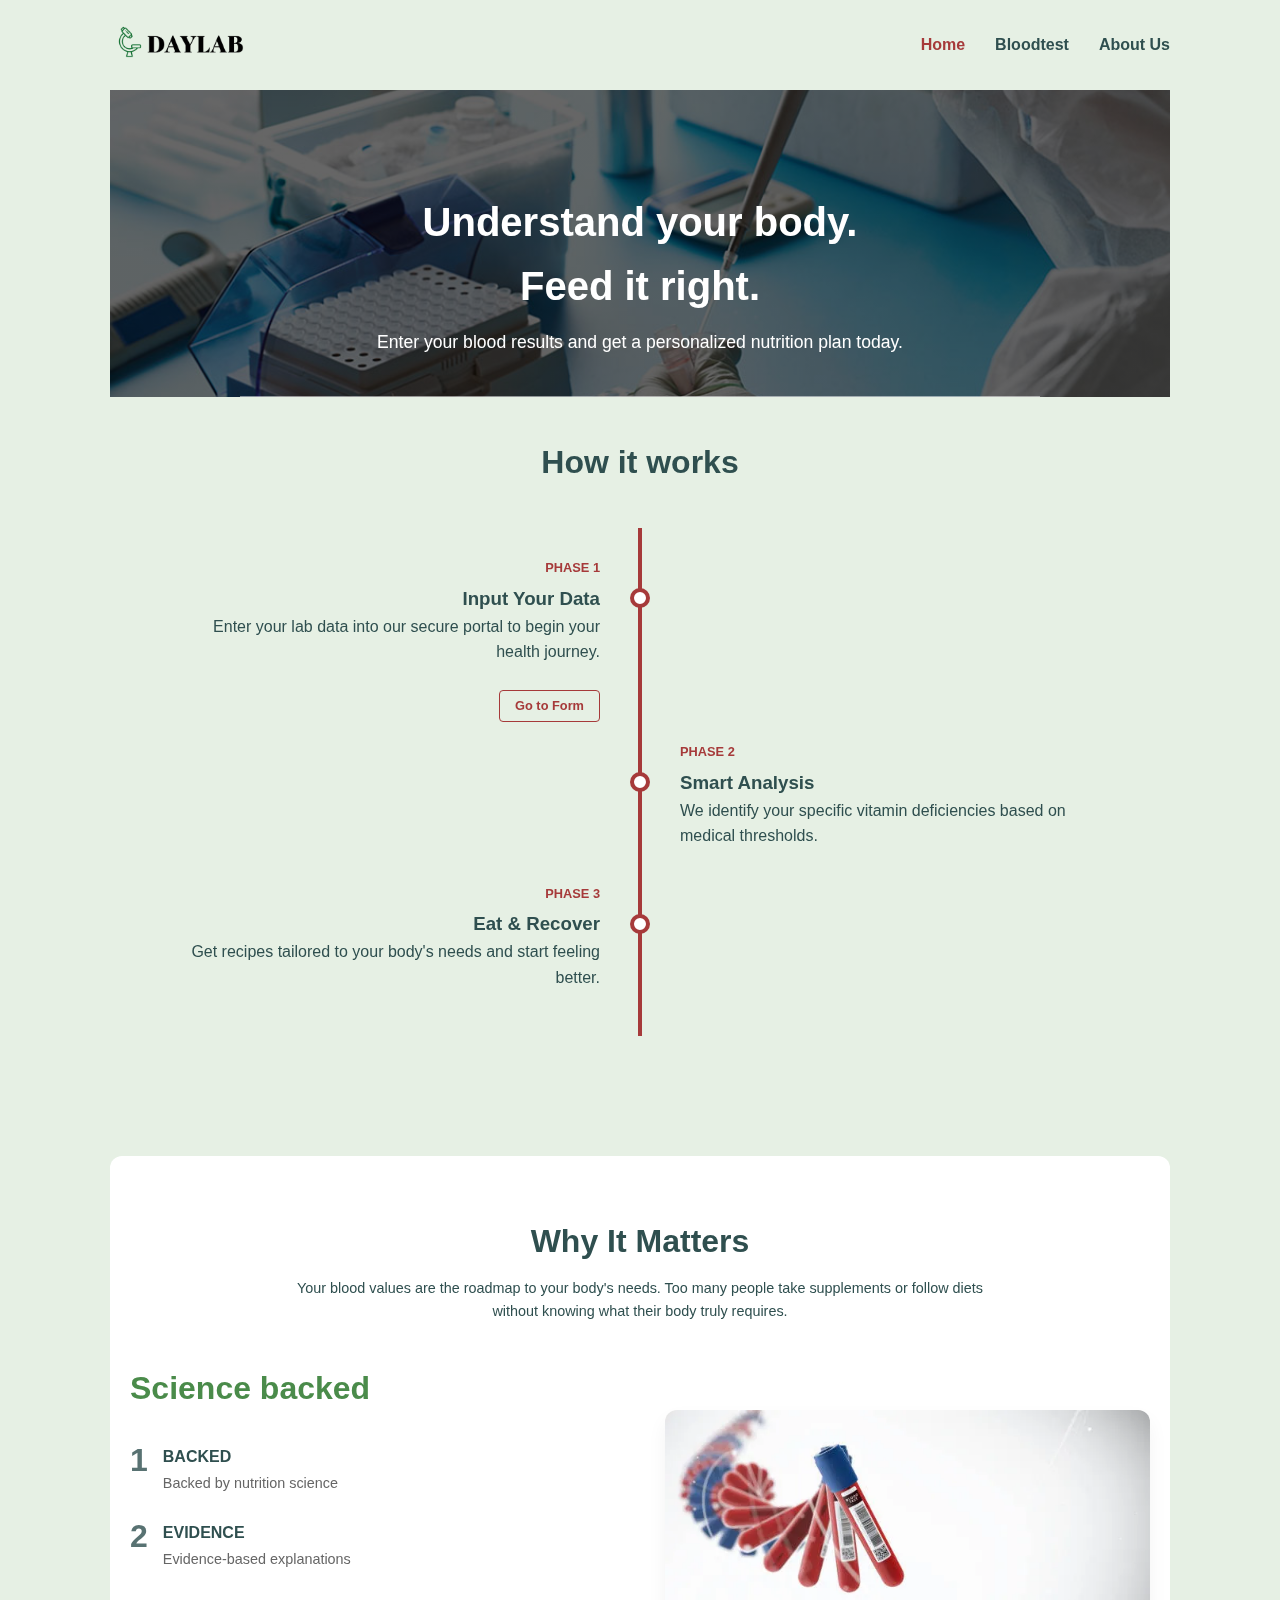
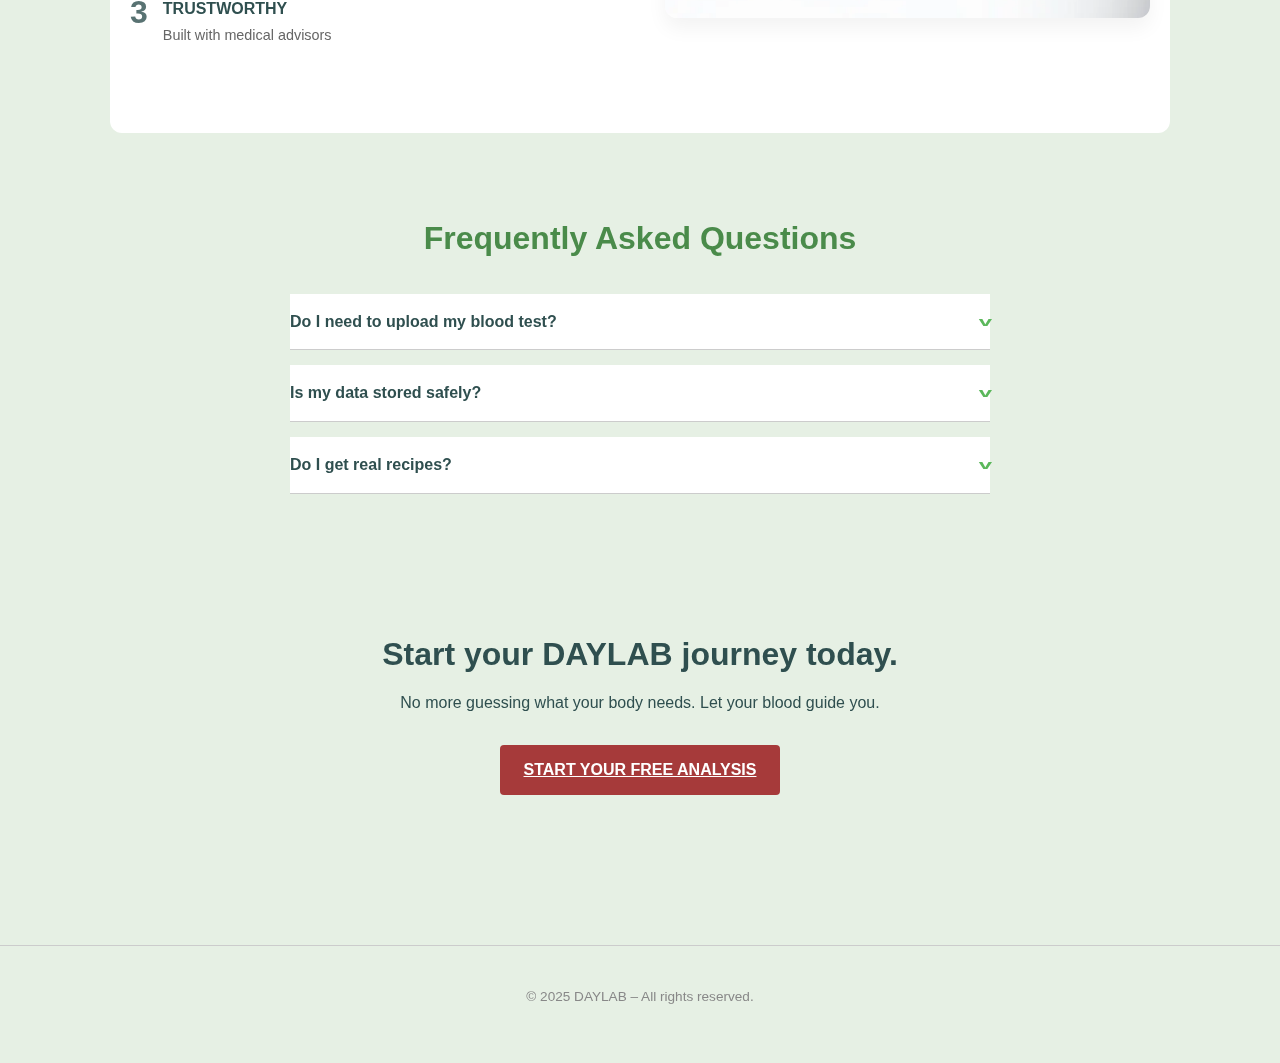
<file: index.html>
<!DOCTYPE html>
<html lang="en">
<head>
    <meta charset="UTF-8">
    <meta name="viewport" content="width=device-width, initial-scale=1.0">
    <title>DayLab | Personalized Health</title>
    <link rel="stylesheet" href="style.css?v=4">
</head>
<body>

    <header class="container">
        <nav>
            <a href="index.html" style="display: flex; align-items: center; text-decoration: none; border: none;">
                <img src="logo1.png" alt="DayLab Logo" style="height: 50px; width: auto; mix-blend-mode: multiply; display: block;" loading="lazy">
            </a>
            <ul id="nav-links">
                <li><a href="index.html" style="color: var(--accent-red);">Home</a></li>
                <li><a href="bloodtest.html">Bloodtest</a></li>
                <li><a href="about.html">About Us</a></li>
            </ul>
        </nav>
    </header>

    <main class="container">
        <section class="text-center" style="padding-top: 100px; padding-bottom: 0; background: linear-gradient(rgba(0, 0, 0, 0.6), rgba(0, 0, 0, 0.6)), url('pics/daylab.jpg'); background-size: cover; background-position: center; background-repeat: no-repeat;">
            <h1 style="font-size: 2.5rem; margin-bottom: 10px; color: white;">Understand your body.<br>Feed it right.</h1>
            <p style="font-size: 1.1rem; color: white;">Enter your blood results and get a personalized nutrition plan today.</p>
            <div class="hero-line" style="background-color: white; opacity: 0.5; margin-bottom: 0;"></div>
        </section>

        <section>
            <h2 class="text-center" style="margin-bottom: 40px; color: var(--dark-text);">How it works</h2>
            
            <div class="timeline">
                <div class="timeline-item left">
                    <div class="timeline-dot"></div>
                    <span class="phase-label">Phase 1</span>
                    <h3>Input Your Data</h3>
                    <p>Enter your lab data into our secure portal to begin your health journey.</p>
                    <a href="bloodtest.html" class="btn-outline">Go to Form</a>
                </div>

                <div class="timeline-item right">
                    <div class="timeline-dot"></div>
                    <span class="phase-label">Phase 2</span>
                    <h3>Smart Analysis</h3>
                    <p>We identify your specific vitamin deficiencies based on medical thresholds.</p>
                </div>

                <div class="timeline-item left">
                    <div class="timeline-dot"></div>
                    <span class="phase-label">Phase 3</span>
                    <h3>Eat & Recover</h3>
                    <p>Get recipes tailored to your body's needs and start feeling better.</p>
                </div>
            </div>
        </section>

        <section class="science-section">
            <div class="text-center">
                <h2 style="margin-bottom: 10px;">Why It Matters</h2>
                <p style="max-width: 700px; margin: 0 auto; font-size: 0.9rem;">Your blood values are the roadmap to your body's needs. Too many people take supplements or follow diets without knowing what their body truly requires.</p>
            </div>

            <div class="science-grid container">
                <div class="science-text">
                    <h2 style="color: #4A8B4A; margin-bottom: 20px;">Science backed</h2>
                    <ul class="science-list">
                        <li>
                            <span class="science-number">1</span>
                            <div>
                                <strong>BACKED</strong><br>
                                <span style="font-size: 0.9rem; color: #666;">Backed by nutrition science</span>
                            </div>
                        </li>
                        <li>
                            <span class="science-number">2</span>
                            <div>
                                <strong>EVIDENCE</strong><br>
                                <span style="font-size: 0.9rem; color: #666;">Evidence-based explanations</span>
                            </div>
                        </li>
                        <li>
                            <span class="science-number">3</span>
                            <div>
                                <strong>TRUSTWORTHY</strong><br>
                                <span style="font-size: 0.9rem; color: #666;">Built with medical advisors</span>
                            </div>
                        </li>
                    </ul>
                </div>
                <div class="science-img-container">
                    <img src="pics/science-tubes.png" alt="Medical Science" loading="lazy">
                </div>
            </div>
        </section>

        <section style="max-width: 700px; margin: 40px auto;">
            <h2 class="text-center" style="margin-bottom: 30px; color: #4A8B4A;">Frequently Asked Questions</h2>
            
            <details>
                <summary>Do I need to upload my blood test?</summary>
                <p>No, you simply type the numbers into our secure form. We do not store files or PDFs.</p>
            </details>

            <details>
                <summary>Is my data stored safely?</summary>
                <p>Yes. Your data is processed locally in your browser session and is not shared with third parties.</p>
            </details>

            <details>
                <summary>Do I get real recipes?</summary>
                <p>Absolutely. We provide links to trusted, full recipes that specifically target the vitamins you are missing.</p>
            </details>
        </section>

        <section class="text-center" style="margin-bottom: 80px;">
            <h2 style="font-size: 2rem; margin-bottom: 10px;">Start your DAYLAB journey today.</h2>
            <p>No more guessing what your body needs. Let your blood guide you.</p>
            <a href="bloodtest.html" class="btn-main">Start your free analysis</a>
        </section>

    </main>

<footer class="text-center">
    <p>&copy; 2025 DAYLAB – All rights reserved.</p>
</footer>

    <script src="script.js"></script>
</body>
</html>
</file>
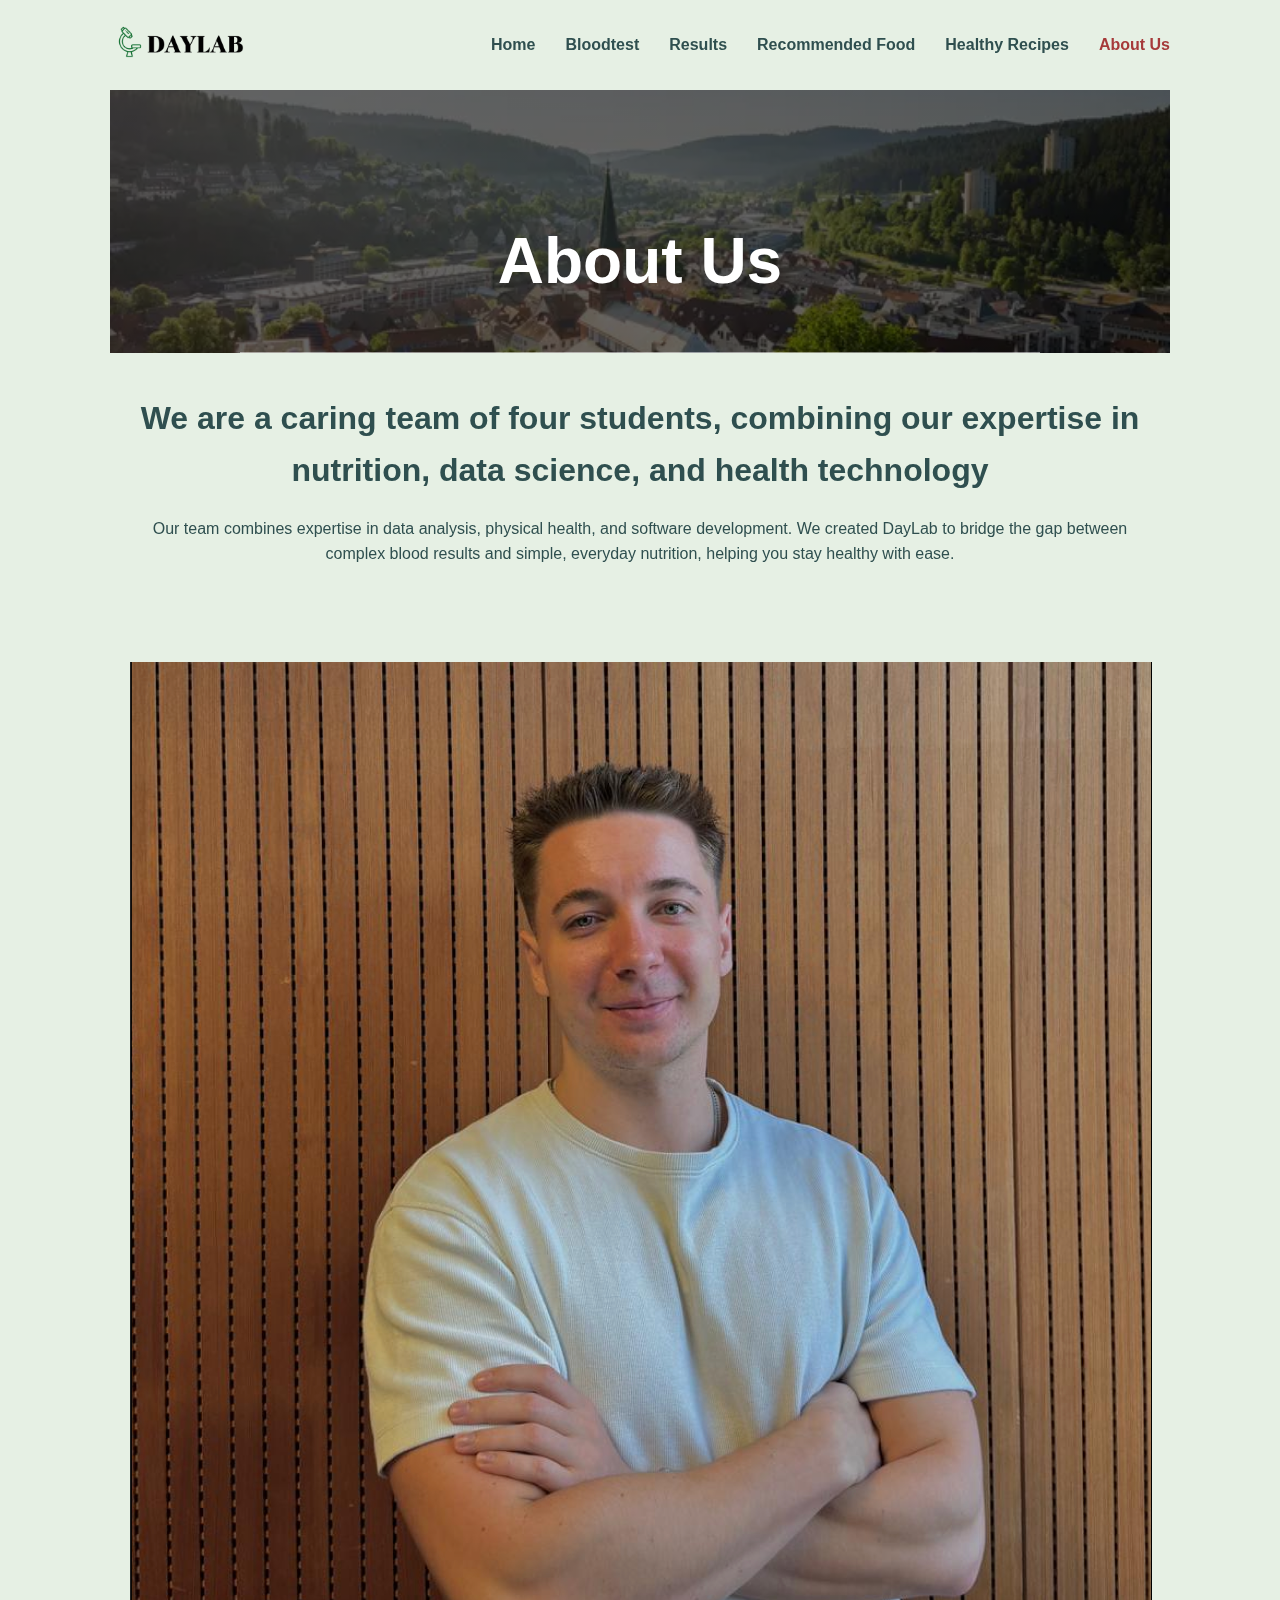
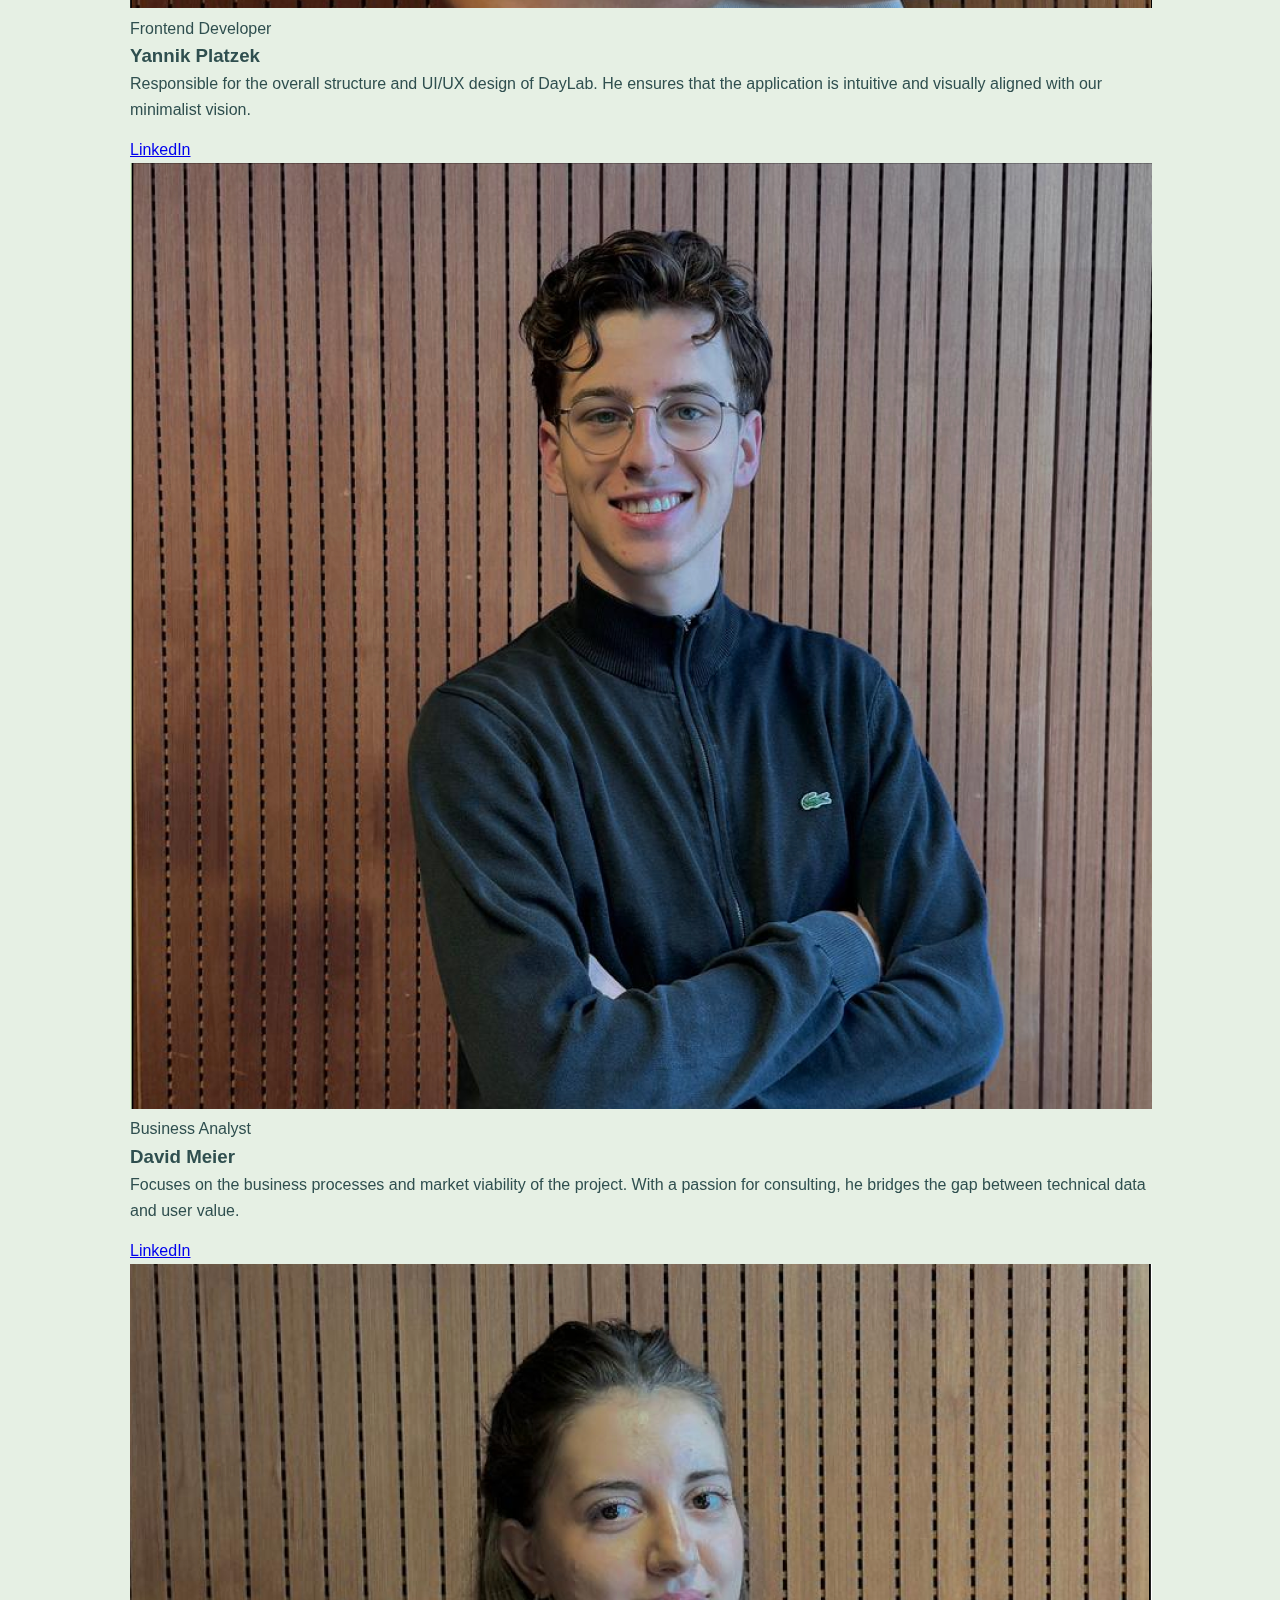
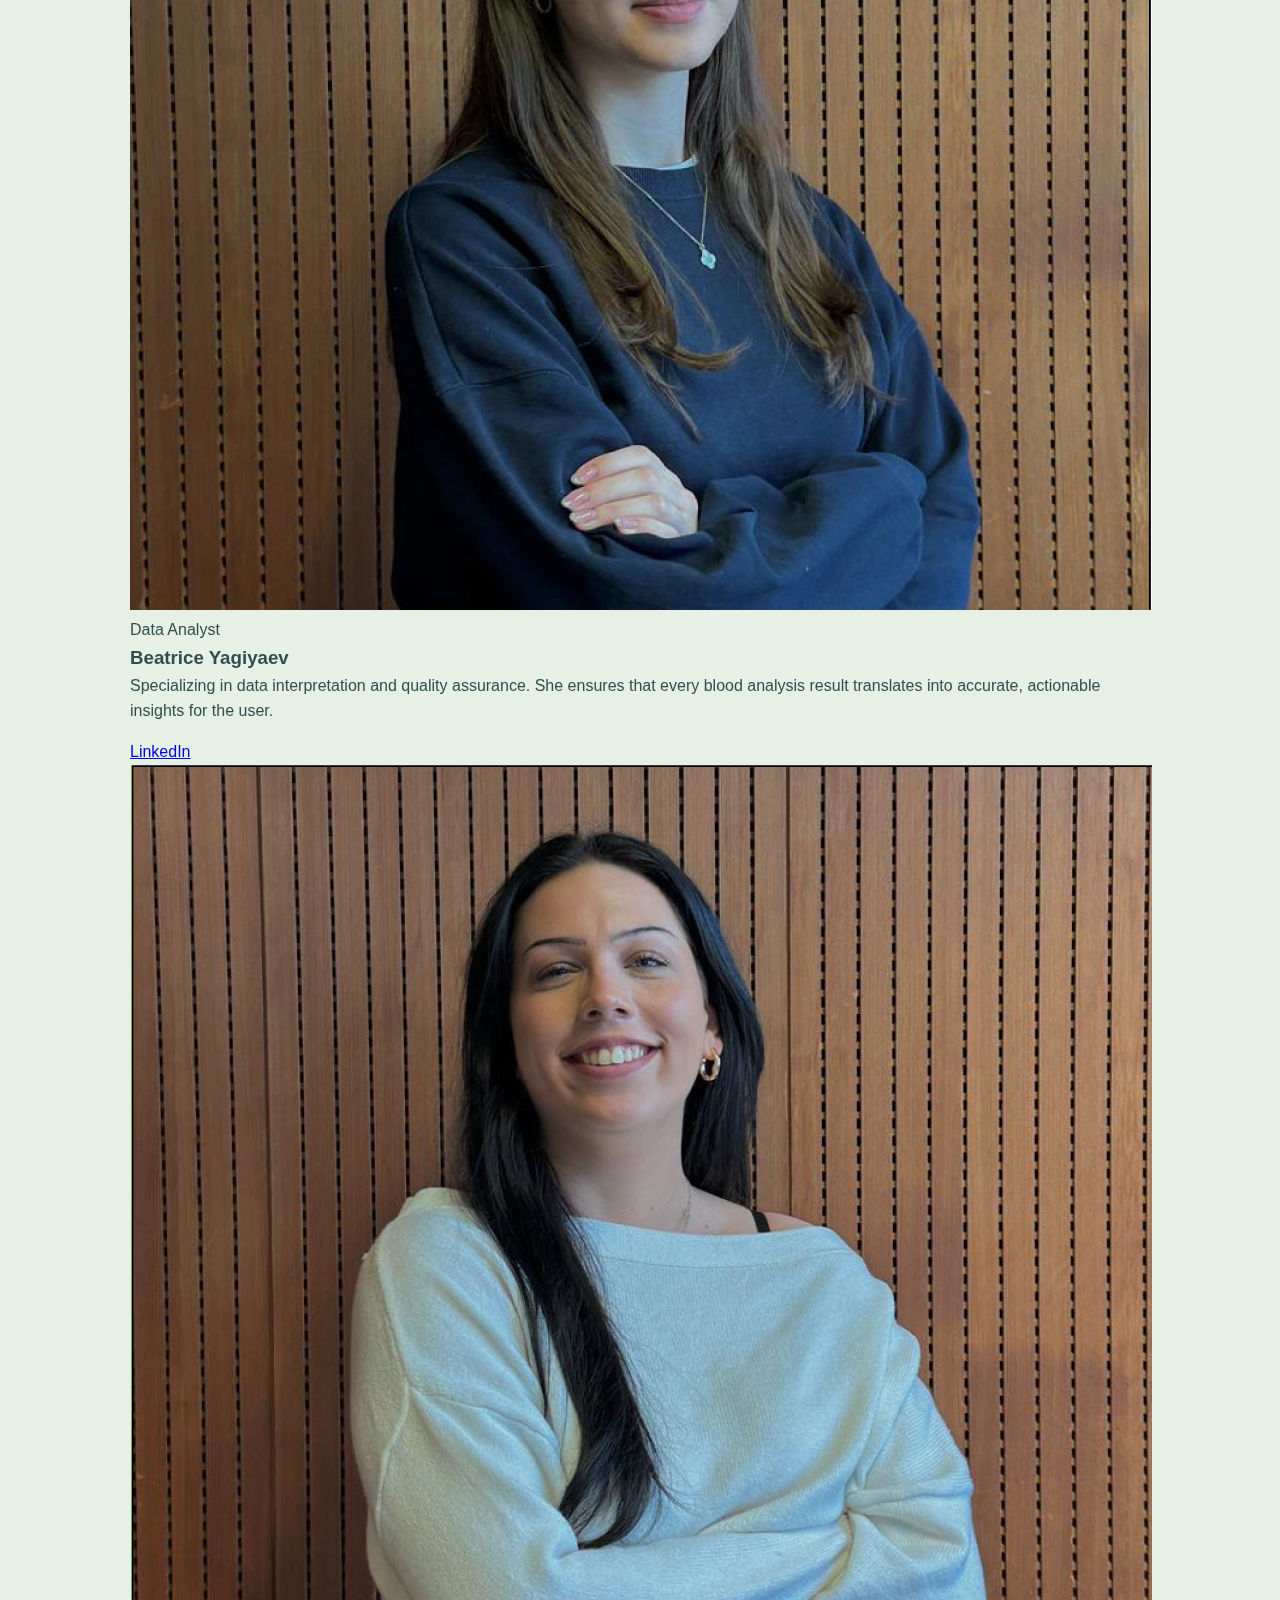
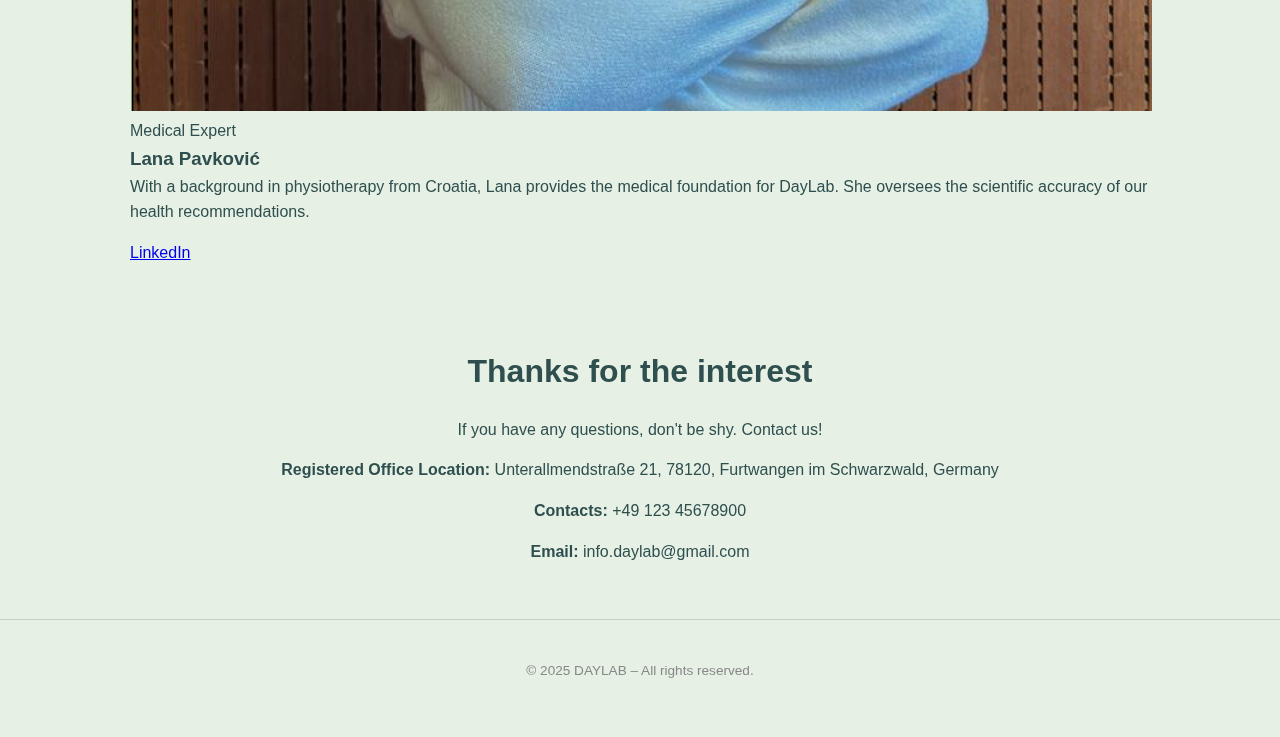
<file: about.html>
<!DOCTYPE html>
<html lang="en">
<head>
    <meta charset="UTF-8">
    <meta name="viewport" content="width=device-width, initial-scale=1.0">
    <title>DayLab | About Us</title>
    <link rel="stylesheet" href="style.css">
</head>
<body>

    <header class="container">
        <nav>
            <a href="index.html" style="display: flex; align-items: center; text-decoration: none; border: none;">
                <img src="logo1.png" alt="DayLab Logo" style="height: 50px; width: auto; mix-blend-mode: multiply; display: block;">
            </a>
            <ul>
                <li><a href="index.html">Home</a></li>
                <li><a href="bloodtest.html">Bloodtest</a></li>
                <li><a href="results.html">Results</a></li>
                <li><a href="nutrition.html">Recommended Food</a></li>
                <li><a href="recipes.html">Healthy Recipes</a></li>
                <li><a href="about.html" style="color: var(--accent-red);">About Us</a></li>
            </ul>
        </nav>
    </header>

    <main class="container">
        <section class="about-hero text-center" style="padding-top: 120px; padding-bottom: 0; background: linear-gradient(rgba(0, 0, 0, 0.6), rgba(0, 0, 0, 0.6)), url('pics/aboutus.jpg'); background-size: cover; background-position: center; background-repeat: no-repeat; display: block;">            <h1 style="color: white; font-size: 4rem; margin-bottom: 40px; text-transform: none;">About Us</h1>
            <div class="hero-line" style="background-color: white; opacity: 0.5; margin: 0 auto;"></div>
        </section>

        <section class="mission-intro">
            <div class="container text-center">
                <h2>We are a caring team of four students, combining our expertise in nutrition, data science, and health technology</h2>
                <p>Our team combines expertise in data analysis, physical health, and software development. We created DayLab to bridge the gap between complex blood results and simple, everyday nutrition, helping you stay healthy with ease.</p>
            </div>
        </section>

        <section class="team-grid">
            <div class="team-row white-bg">
                <div class="container split">
                    <div class="team-image">
                        <img src="pics/yannik.png" alt="Yannik Platzek">
                    </div>
                    <div class="team-info">
                        <span class="role-label">Frontend Developer</span>
                        <h3>Yannik Platzek</h3>
                        <p>Responsible for the overall structure and UI/UX design of DayLab. He ensures that the application is intuitive and visually aligned with our minimalist vision.</p>
                        <a href="https://www.linkedin.com/in/yannik-platzek-346b1a333/" target="_blank" class="btn-linkedin">LinkedIn</a>
                    </div>
                </div>
            </div>

            <div class="team-row green-bg">
                <div class="container split reverse">
                    <div class="team-image">
                        <img src="pics/david.png" alt="David Meier">
                    </div>
                    <div class="team-info">
                        <span class="role-label">Business Analyst</span>
                        <h3>David Meier</h3>
                        <p>Focuses on the business processes and market viability of the project. With a passion for consulting, he bridges the gap between technical data and user value.</p>
                        <a href="https://www.linkedin.com/in/david-meier-14b653334/" target="_blank" class="btn-linkedin">LinkedIn</a>
                    </div>
                </div>
            </div>

            <div class="team-row white-bg">
                <div class="container split">
                    <div class="team-image">
                        <img src="pics/beatrice.png" alt="Beatrice Yagiyaev">
                    </div>
                    <div class="team-info">
                        <span class="role-label">Data Analyst</span>
                        <h3>Beatrice Yagiyaev</h3>
                        <p>Specializing in data interpretation and quality assurance. She ensures that every blood analysis result translates into accurate, actionable insights for the user.</p>
                        <a href="https://www.linkedin.com/in/beatrice-yagiyaev/" target="_blank" class="btn-linkedin">LinkedIn</a>
                    </div>
                </div>
            </div>

            <div class="team-row green-bg">
                <div class="container split reverse">
                    <div class="team-image">
                        <img src="pics/lana.png" alt="Lana Pavković">
                    </div>
                    <div class="team-info">
                        <span class="role-label">Medical Expert</span>
                        <h3>Lana Pavković</h3>
                        <p>With a background in physiotherapy from Croatia, Lana provides the medical foundation for DayLab. She oversees the scientific accuracy of our health recommendations.</p>
                        <a href="https://www.linkedin.com/in/pavkoviclana/" target="_blank" class="btn-linkedin">LinkedIn</a>
                    </div>
                </div>
            </div>
        </section>

        <section class="contact-footer text-center">
            <div class="container">
                <h2>Thanks for the interest</h2>
                <p>If you have any questions, don't be shy. Contact us!</p>
                
                <div class="contact-bar">
                    <p><strong>Registered Office Location:</strong> Unterallmendstraße 21, 78120, Furtwangen im Schwarzwald, Germany</p>
                    <p><strong>Contacts:</strong> +49 123 45678900</p>
                    <p><strong>Email:</strong> info.daylab@gmail.com</p>
                </div>
            </div>
        </section>
    </main>

    <footer class="text-center final-footer">
        <p>&copy; 2025 DAYLAB – All rights reserved.</p>
    </footer>

</body>
</html>
</file>
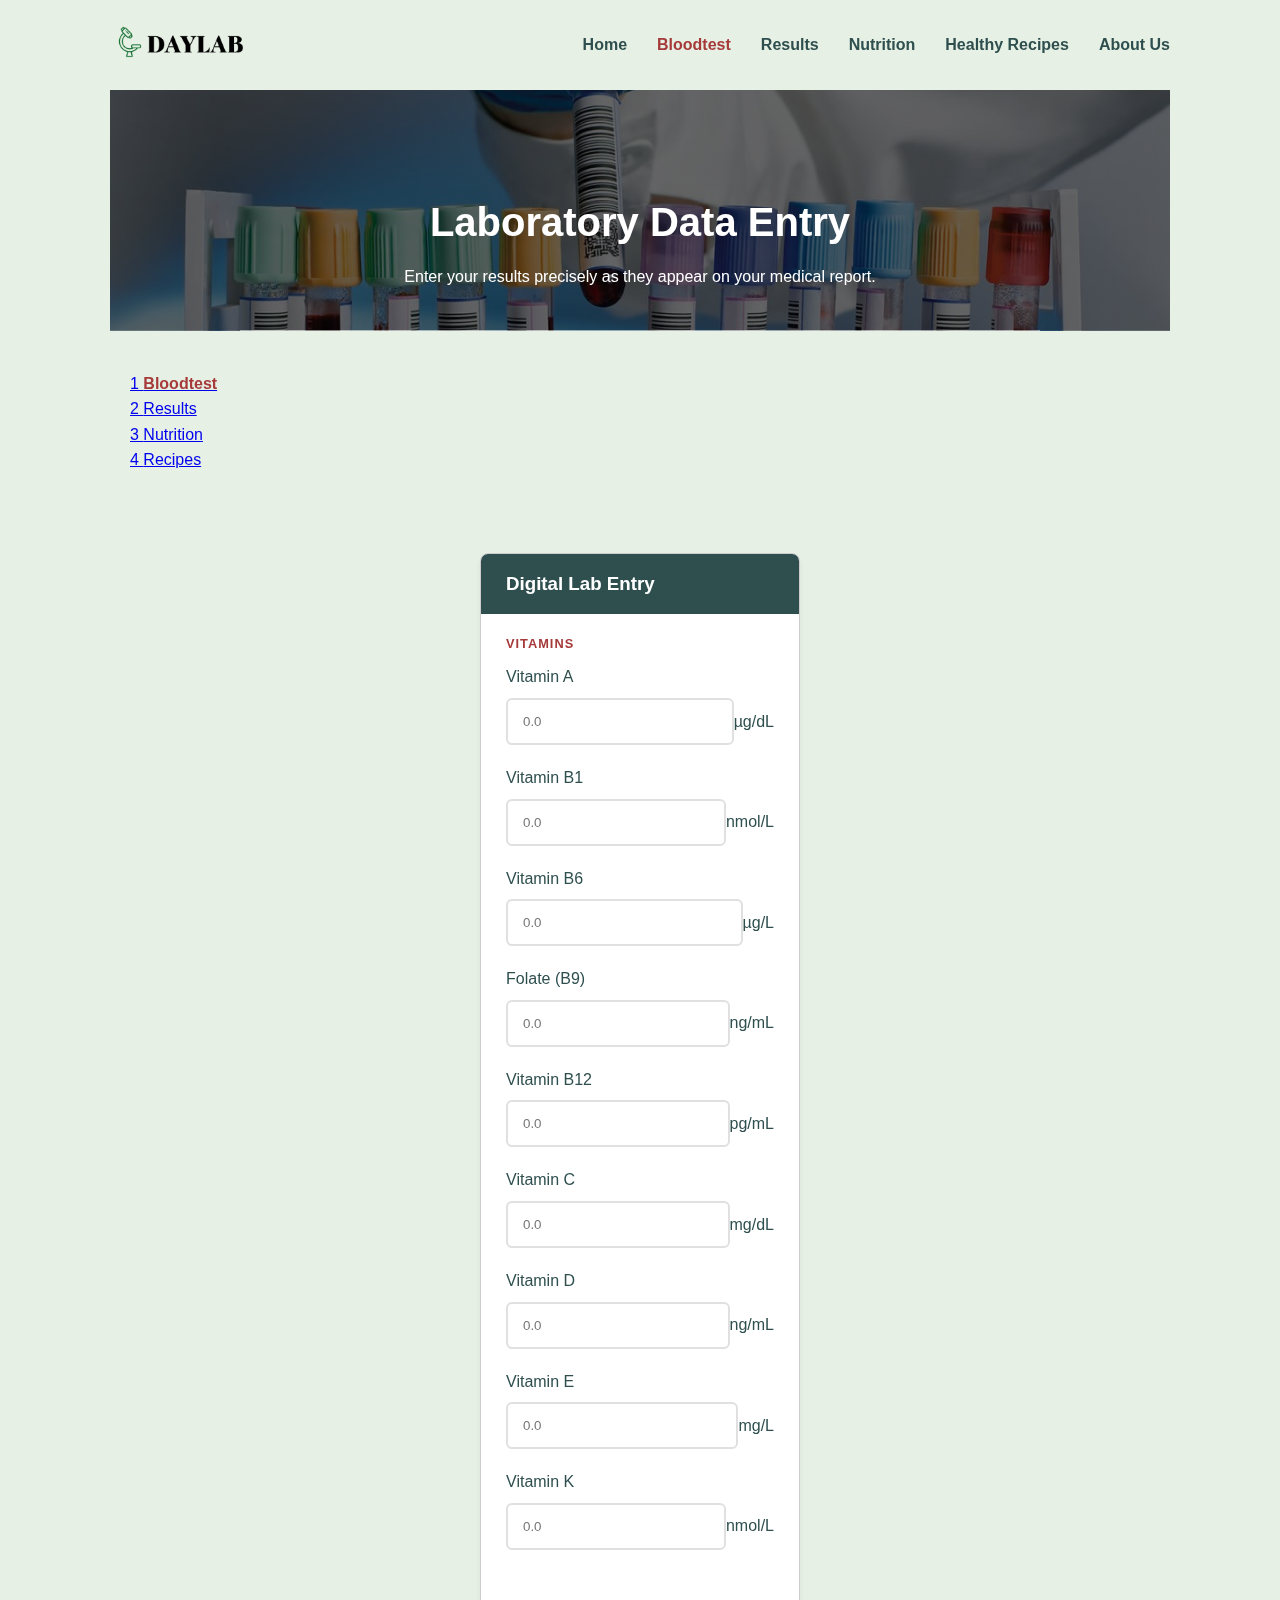
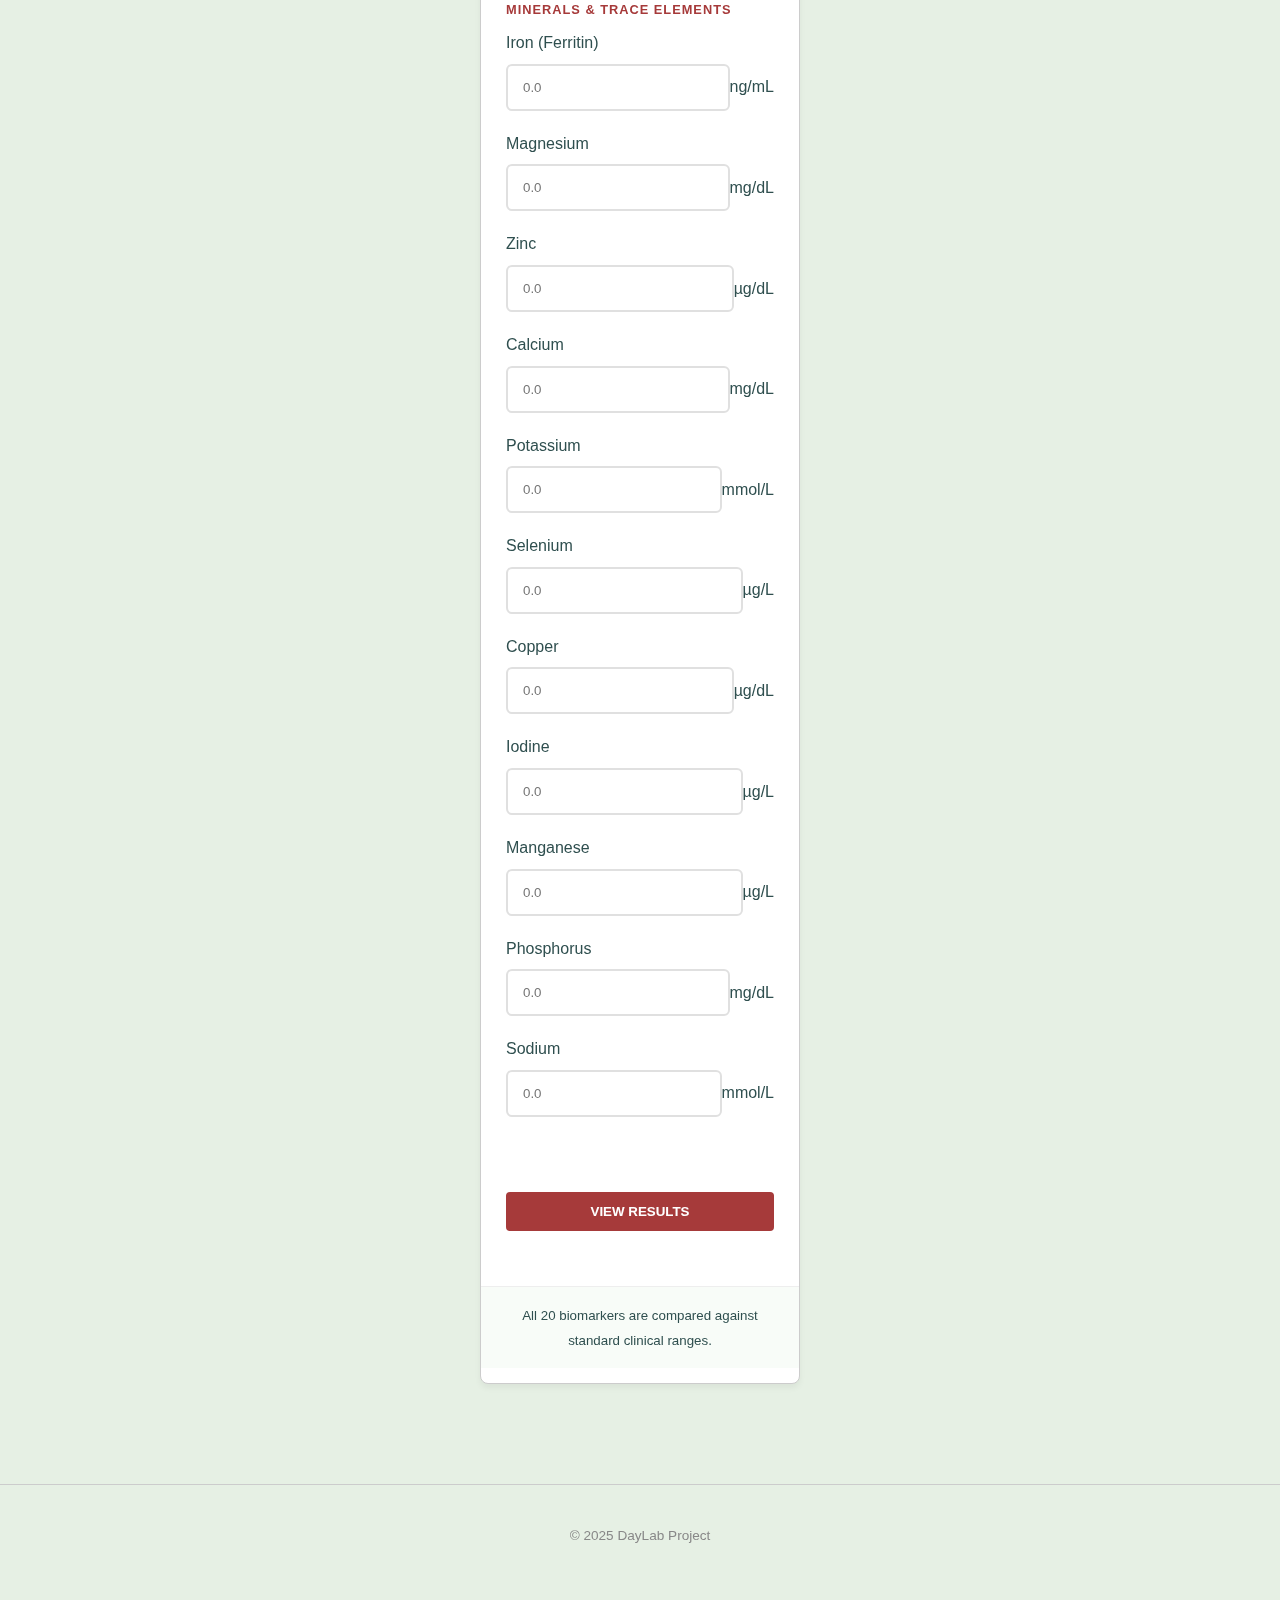
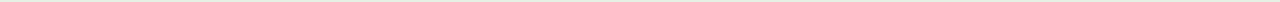
<file: bloodtest.html>
<!DOCTYPE html>
<html lang="en">
<head>
    <meta charset="UTF-8">
    <meta name="viewport" content="width=device-width, initial-scale=1.0">
    <title>DayLab | Personal Health</title>
    <link rel="stylesheet" href="style.css">
</head>
<body>

    <header class="container">
        <nav>
            <a href="index.html" style="display: block; border: none; text-decoration: none;">
                <img src="logo1.png" alt="DayLab Logo" style="height: 50px; width: auto; mix-blend-mode: multiply; display: block;">
            </a>
            <ul>
                <li><a href="index.html">Home</a></li>
                <li><a href="bloodtest.html" style="color: var(--accent-red);">Bloodtest</a></li>
                <li><a href="results.html">Results</a></li>
                <li><a href="nutrition.html">Nutrition</a></li>
                <li><a href="recipes.html">Healthy Recipes</a></li>
                <li><a href="about.html">About Us</a></li>
            </ul>
        </nav>
    </header>

    <main class="container">
        <section class="text-center" style="padding-top: 100px; padding-bottom: 0; background: linear-gradient(rgba(0, 0, 0, 0.6), rgba(0, 0, 0, 0.6)), url('pics/bloodtest.jpg'); background-size: cover; background-position: center; background-repeat: no-repeat; margin-bottom: 40px;">
            <h1 style="color: white; margin-bottom: 10px;">Laboratory Data Entry</h1>
            <p style="color: white; margin-bottom: 30px;">Enter your results precisely as they appear on your medical report.</p>
            <div class="hero-line" style="background-color: white; opacity: 0.5; margin-bottom: 0; margin-left: auto; margin-right: auto;"></div>
        </section>

        <div class="progress-wrapper container" style="margin-bottom: 40px;">
            <div class="progress-steps">
                <a href="bloodtest.html" class="step-link">
                    <div class="step active">1 <span class="step-label" style="color: var(--accent-red); font-weight: bold;">Bloodtest</span></div>
                </a>
                <a href="results.html" class="step-link">
                    <div class="step">2 <span class="step-label">Results</span></div>
                </a>
                <a href="nutrition.html" class="step-link">
                    <div class="step">3 <span class="step-label">Nutrition</span></div>
                </a>
                <a href="recipes.html" class="step-link">
                    <div class="step">4 <span class="step-label">Recipes</span></div>
                </a>
                <div class="progress-line"></div>
            </div>
        </div>
   
        <section style="max-width: 550px; margin: 0 auto; padding-bottom: 100px;">
            <div class="card medical-form">
                <div class="card-header">
                    <h3>Digital Lab Entry</h3>
                </div>
    
                <div style="padding: 20px 25px 10px; font-weight: bold; color: var(--accent-red); text-transform: uppercase; font-size: 0.8rem; letter-spacing: 1px;">
                    Vitamins
                </div>
                
                <div class="form-group"><label>Vitamin A</label><div class="input-wrapper"><input type="number" id="vitA-input" placeholder="0.0"><span class="unit">µg/dL</span></div></div>
                <div class="form-group"><label>Vitamin B1</label><div class="input-wrapper"><input type="number" id="vitB1-input" placeholder="0.0"><span class="unit">nmol/L</span></div></div>
                <div class="form-group"><label>Vitamin B6</label><div class="input-wrapper"><input type="number" id="vitB6-input" placeholder="0.0"><span class="unit">µg/L</span></div></div>
                <div class="form-group"><label>Folate (B9)</label><div class="input-wrapper"><input type="number" id="vitB9-input" placeholder="0.0"><span class="unit">ng/mL</span></div></div>
                <div class="form-group"><label>Vitamin B12</label><div class="input-wrapper"><input type="number" id="vitB12-input" placeholder="0.0"><span class="unit">pg/mL</span></div></div>
                <div class="form-group"><label>Vitamin C</label><div class="input-wrapper"><input type="number" id="vitC-input" placeholder="0.0"><span class="unit">mg/dL</span></div></div>
                <div class="form-group"><label>Vitamin D</label><div class="input-wrapper"><input type="number" id="vitD-input" placeholder="0.0"><span class="unit">ng/mL</span></div></div>
                <div class="form-group"><label>Vitamin E</label><div class="input-wrapper"><input type="number" id="vitE-input" placeholder="0.0"><span class="unit">mg/L</span></div></div>
                <div class="form-group"><label>Vitamin K</label><div class="input-wrapper"><input type="number" id="vitK-input" placeholder="0.0"><span class="unit">nmol/L</span></div></div>
    
                <div style="padding: 30px 25px 10px; font-weight: bold; color: var(--accent-red); text-transform: uppercase; font-size: 0.8rem; letter-spacing: 1px;">
                    Minerals & Trace Elements
                </div>
    
                <div class="form-group"><label>Iron (Ferritin)</label><div class="input-wrapper"><input type="number" id="iron-input" placeholder="0.0"><span class="unit">ng/mL</span></div></div>
                <div class="form-group"><label>Magnesium</label><div class="input-wrapper"><input type="number" id="magnesium-input" placeholder="0.0"><span class="unit">mg/dL</span></div></div>
                <div class="form-group"><label>Zinc</label><div class="input-wrapper"><input type="number" id="zinc-input" placeholder="0.0"><span class="unit">µg/dL</span></div></div>
                <div class="form-group"><label>Calcium</label><div class="input-wrapper"><input type="number" id="calcium-input" placeholder="0.0"><span class="unit">mg/dL</span></div></div>
                <div class="form-group"><label>Potassium</label><div class="input-wrapper"><input type="number" id="potassium-input" placeholder="0.0"><span class="unit">mmol/L</span></div></div>
                <div class="form-group"><label>Selenium</label><div class="input-wrapper"><input type="number" id="selenium-input" placeholder="0.0"><span class="unit">µg/L</span></div></div>
                <div class="form-group"><label>Copper</label><div class="input-wrapper"><input type="number" id="copper-input" placeholder="0.0"><span class="unit">µg/dL</span></div></div>
                <div class="form-group"><label>Iodine</label><div class="input-wrapper"><input type="number" id="iodine-input" placeholder="0.0"><span class="unit">µg/L</span></div></div>
                <div class="form-group"><label>Manganese</label><div class="input-wrapper"><input type="number" id="manganese-input" placeholder="0.0"><span class="unit">µg/L</span></div></div>
                <div class="form-group"><label>Phosphorus</label><div class="input-wrapper"><input type="number" id="phosphorus-input" placeholder="0.0"><span class="unit">mg/dL</span></div></div>
                <div class="form-group"><label>Sodium</label><div class="input-wrapper"><input type="number" id="sodium-input" placeholder="0.0"><span class="unit">mmol/L</span></div></div>
    
                <div style="padding: 25px;">
                    <button id="analyze-btn" class="btn-main" style="width: 100%;">View Results</button>
                </div>
                
                <p class="form-footer">
                    <small>All 20 biomarkers are compared against standard clinical ranges.</small>
                </p>
            </div>
        </section>
    </main>

    <footer class="text-center">
        <p>&copy; 2025 DayLab Project</p>
    </footer>

    <script src="script.js"></script>
</body>
</html>
</file>
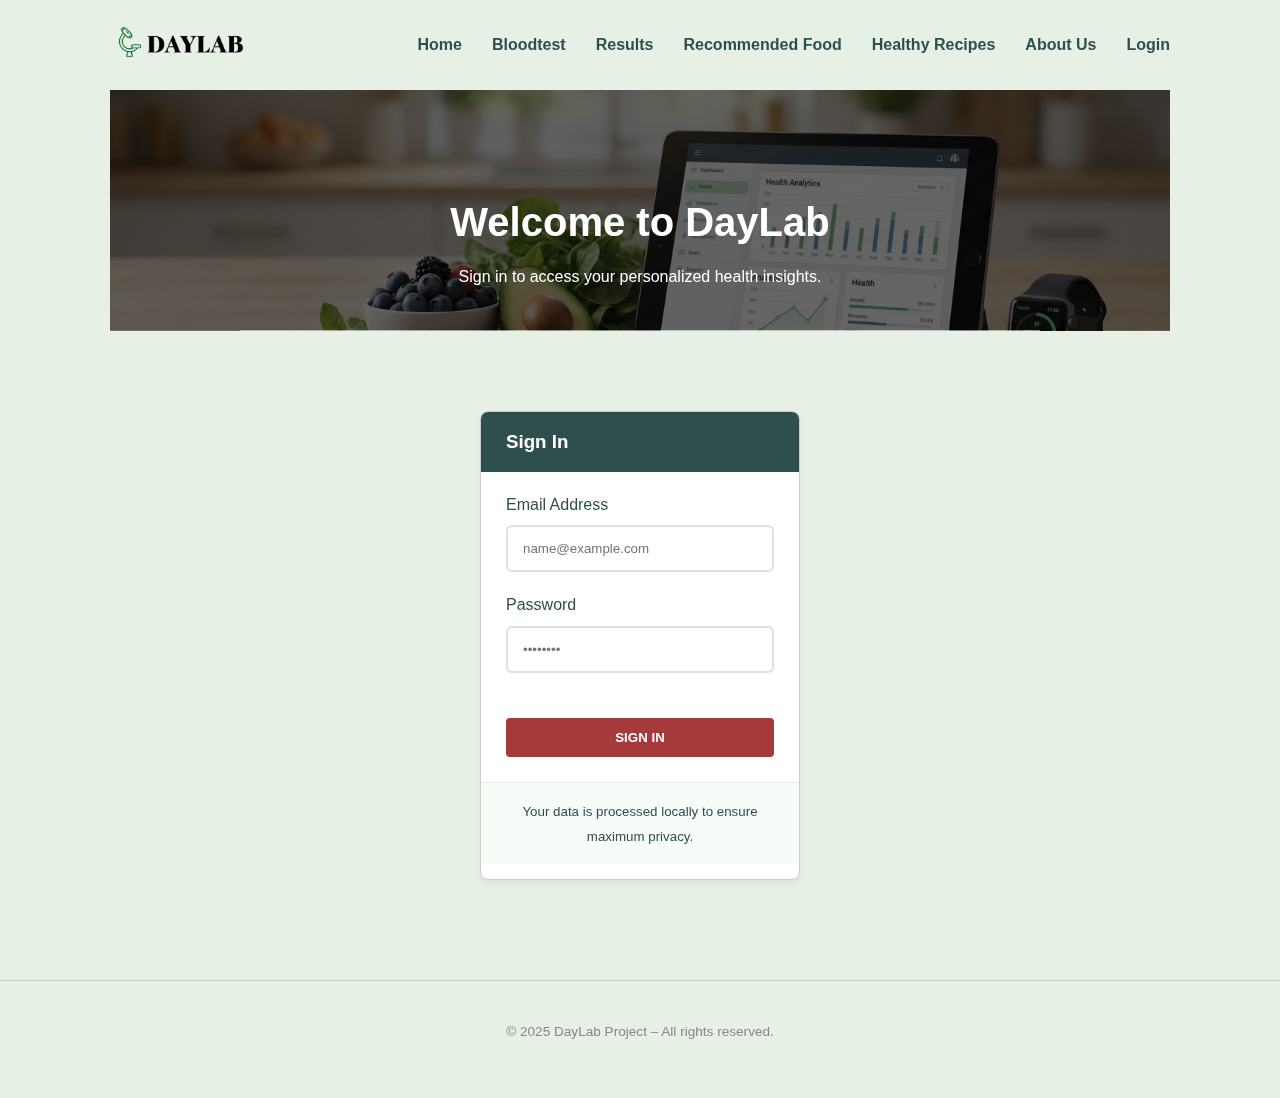
<file: login.html>
<!DOCTYPE html>
<html lang="en">
<head>
    <meta charset="UTF-8">
    <meta name="viewport" content="width=device-width, initial-scale=1.0">
    <title>DayLab | Authentication</title>
    <link rel="stylesheet" href="style.css">
</head>
<body>

    <header class="container">
        <nav>
            <a href="index.html" style="display: block; border: none; text-decoration: none;">
                <img src="logo1.png" alt="DayLab Logo" style="height: 50px; width: auto; mix-blend-mode: multiply; display: block;">
            </a>
            <ul>
                <li><a href="index.html">Home</a></li>
                <li><a href="bloodtest.html">Bloodtest</a></li>
                <li><a href="results.html">Results</a></li>
                <li><a href="nutrition.html">Recommended Food</a></li>
                <li><a href="recipes.html">Healthy Recipes</a></li>
                <li><a href="about.html">About Us</a></li>
                <li><a href="login.html" class="btn-header-login">Login</a></li>
            </ul>
        </nav>
    </header>

    <main class="container">
        <section class="text-center" style="padding-top: 100px; padding-bottom: 0; background: linear-gradient(rgba(0, 0, 0, 0.6), rgba(0, 0, 0, 0.6)), url('pics/login.jpg'); background-size: cover; background-position: center; background-repeat: no-repeat; margin-bottom: 40px;">
            <h1 style="color: white; margin-bottom: 10px;">Welcome to DayLab</h1>
            <p style="color: white; margin-bottom: 30px;">Sign in to access your personalized health insights.</p>
            <div class="hero-line" style="background-color: white; opacity: 0.5; margin-bottom: 0; margin-left: auto; margin-right: auto;"></div>
        </section>

        <section style="max-width: 550px; margin: 0 auto; padding-bottom: 100px;">
            <div class="card medical-form">
                
                <div id="loginSection">
                    <div class="card-header">
                        <h3>Sign In</h3>
                    </div>
                    
                    <div class="form-group" style="margin-top: 20px;">
                        <label>Email Address</label>
                        <div class="input-wrapper">
                            <input type="email" id="email" placeholder="name@example.com">
                        </div>
                    </div>
                    
                    <div class="form-group">
                        <label>Password</label>
                        <div class="input-wrapper">
                            <input type="password" id="password" placeholder="••••••••">
                        </div>
                    </div>

                    <div style="padding: 25px;">
                        <button onclick="showAssessment()" class="btn-main" style="width: 100%; margin: 0;">Sign In</button>
                    </div>
                </div>

                <div id="assessmentSection" class="hidden" style="display: none;">
                    <div class="card-header">
                        <h3>Tell Us More</h3>
                    </div>

                    <div style="padding: 20px 25px 10px; font-weight: bold; color: var(--accent-red); text-transform: uppercase; font-size: 0.8rem; letter-spacing: 1px;">
                        Your Profile
                    </div>

                    <div class="form-group">
                        <label>Gender</label>
                        <div class="input-wrapper">
                            <select id="gender" style="width: 100%; padding: 14px; border: 2px solid #e0e0e0; border-radius: 6px;">
                                <option value="" disabled selected>Select gender</option>
                                <option value="male">Male</option>
                                <option value="female">Female</option>
                            </select>
                        </div>
                    </div>

                    <div class="form-group">
                        <label>Dietary Preferences</label>
                        <div class="input-wrapper">
                            <select id="diet" style="width: 100%; padding: 14px; border: 2px solid #e0e0e0; border-radius: 6px;">
                                <option value="standard">Standard / No restrictions</option>
                                <option value="vegan">Vegan</option>
                                <option value="dairy-free">Dairy-Free</option>
                                <option value="gluten-free">Gluten-Free</option>
                                <option value="pregnancy">Pregnancy-Friendly</option>
                                <option value="keto">Keto</option>
                                <option value="no-sugar">No Sugar</option>
                                <option value="vegetarian">Vegetarian</option>
                                <option value="intermittent-fasting">Intermittent Fasting</option>
                            </select>
                        </div>
                    </div>

                    <div class="form-group">
                        <label>Origin</label>
                        <div class="input-wrapper">
                            <input type="text" id="origin" placeholder="Where are you from?">
                        </div>
                    </div>

                    <div style="display: flex; gap: 20px; padding: 0 25px;">
                        <div class="form-group" style="flex: 1; padding: 0 0 20px 0;">
                            <label>Height (cm)</label>
                            <div class="input-wrapper"><input type="number" id="height" placeholder="175"></div>
                        </div>
                        <div class="form-group" style="flex: 1; padding: 0 0 20px 0;">
                            <label>Weight (kg)</label>
                            <div class="input-wrapper"><input type="number" id="weight" placeholder="70"></div>
                        </div>
                    </div>

                    <div style="padding: 25px;">
                        <button onclick="saveData()" class="btn-main" style="width: 100%; margin: 0;">Complete Profile</button>
                    </div>
                </div>

                <p class="form-footer">
                    <small>Your data is processed locally to ensure maximum privacy.</small>
                </p>
            </div>
        </section>
    </main>

    <footer class="text-center">
        <p>&copy; 2025 DayLab Project – All rights reserved.</p>
    </footer>

    <script>
        /**
         * Switch view from Login to Assessment form
         */
        function showAssessment() {
            document.getElementById('loginSection').style.display = 'none';
            document.getElementById('assessmentSection').style.display = 'block';
        }

        /**
         * Gather user data and save to localStorage
         */
        function saveData() {
            const userData = {
                email: document.getElementById('email').value,
                gender: document.getElementById('gender').value,
                diet: document.getElementById('diet').value,
                origin: document.getElementById('origin').value,
                height: document.getElementById('height').value,
                weight: document.getElementById('weight').value
            };

            // Store in localStorage for use on other pages
            localStorage.setItem('daylabUserProfile', JSON.stringify(userData));
            
            alert('Thank you, ' + userData.email + '! Your profile is now complete.');
            window.location.href = "index.html"; // Redirect back to home
        }
    </script>
</body>
</html>
</file>
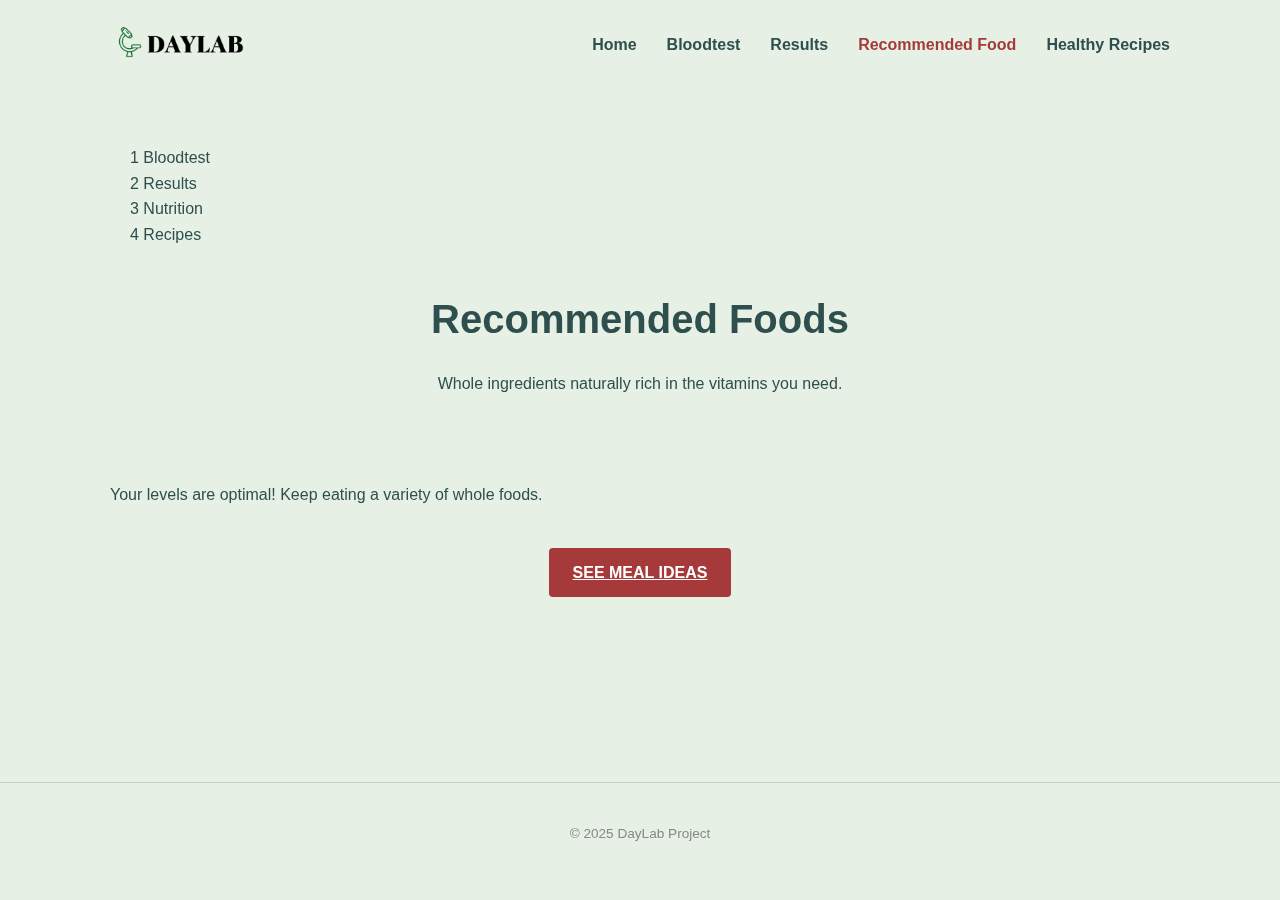
<file: nutrition.html>
<!DOCTYPE html>
<html lang="en">
<head>
    <meta charset="UTF-8">
    <meta name="viewport" content="width=device-width, initial-scale=1.0">
    <title>DayLab | Recommended Food</title>
    <link rel="stylesheet" href="style.css">
</head>
<body>

    <header class="container">
        <nav>
            <a href="index.html" style="display: block; border: none; text-decoration: none;">
                <img src="logo1.png" alt="DayLab Logo" style="height: 50px; width: auto; mix-blend-mode: multiply; display: block;">
            </a>
            <ul>
                <li><a href="index.html">Home</a></li>
                <li><a href="bloodtest.html">Bloodtest</a></li>
                <li><a href="results.html">Results</a></li>
                <li><a href="nutrition.html" style="color: var(--accent-red);">Recommended Food</a></li>
                <li><a href="recipes.html">Healthy Recipes</a></li>
            </ul>
        </nav>
    </header>

    <main class="container">
        <div class="progress-wrapper container">
            <div class="progress-steps">
                <div class="step">1 <span class="step-label">Bloodtest</span></div>
                <div class="step">2 <span class="step-label">Results</span></div>
                <div class="step active">3 <span class="step-label">Nutrition</span></div>
                <div class="step">4 <span class="step-label">Recipes</span></div>
                <div class="progress-line"></div>
            </div>
        </div>

        <section class="text-center">
            <h1>Recommended Foods</h1>
            <p>Whole ingredients naturally rich in the vitamins you need.</p>
        </section>

        <div id="food-list-display" style="margin-top: 30px;">
            <p class="text-center" style="color: #666; font-style: italic;">
                No data found. Please go to <a href="bloodtest.html">Bloodtest</a> first.
            </p>
        </div>

        <div class="text-center" style="margin-top: 40px; padding-bottom: 100px;">
            <a href="recipes.html" class="btn-main">See Meal Ideas</a>
        </div>
    </main>

    <footer class="text-center">
        <p>&copy; 2025 DayLab Project</p>
    </footer>

    <script src="script.js"></script>
</body>
</html>
</file>
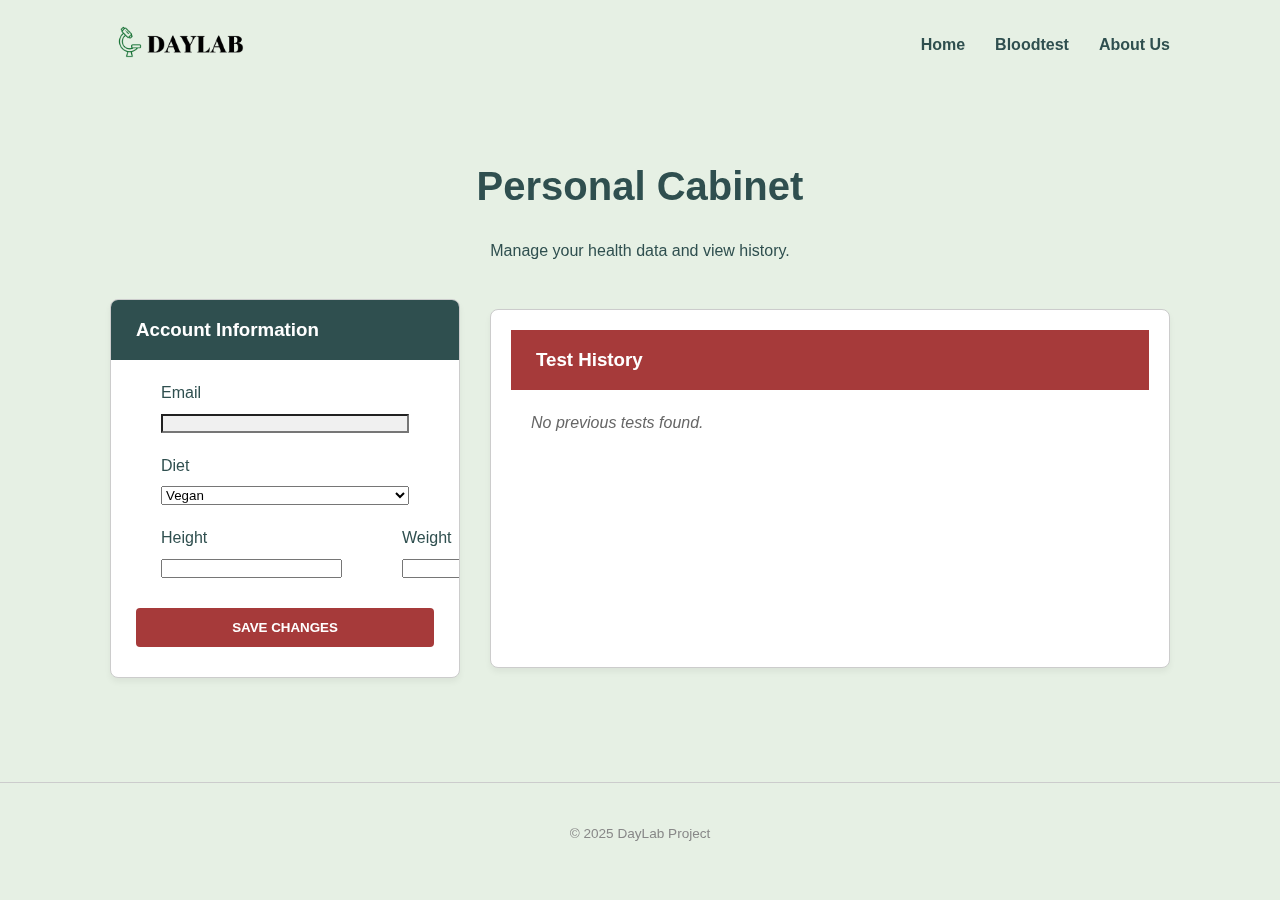
<file: profile.html>
<!DOCTYPE html>
<html lang="en">
<head>
    <meta charset="UTF-8">
    <meta name="viewport" content="width=device-width, initial-scale=1.0">
    <title>DayLab | My Profile</title>
    <link rel="stylesheet" href="style.css">
</head>
<body onload="loadProfile()">

    <header class="container">
        <nav>
            <a href="index.html" style="display: block; border: none; text-decoration: none;">
                <img src="logo1.png" alt="DayLab Logo" style="height: 50px; width: auto; mix-blend-mode: multiply; display: block;">
            </a>
            <ul id="nav-links">
                <li><a href="index.html">Home</a></li>
                <li><a href="bloodtest.html">Bloodtest</a></li>
                <li><a href="about.html">About Us</a></li>
                </ul>
        </nav>
    </header>

    <main class="container">
        <section class="text-center" style="padding: 60px 0 20px;">
            <h1>Personal Cabinet</h1>
            <p>Manage your health data and view history.</p>
        </section>

        <div style="display: flex; gap: 30px; flex-wrap: wrap; margin-bottom: 100px;">
            
            <div class="card medical-form" style="flex: 1; min-width: 350px;">
                <div class="card-header"><h3>Account Information</h3></div>
                <div style="padding: 20px 25px;">
                    <div class="form-group">
                        <label>Email</label>
                        <input type="text" id="prof-email" readonly style="background: #f0f0f0;">
                    </div>
                    <div class="form-group">
                        <label>Diet</label>
                        <select id="prof-diet">
                            <option value="vegan">Vegan</option>
                            <option value="dairy-free">Dairy-Free</option>
                            <option value="pregnancy">Pregnancy-Friendly</option>
                            <option value="standard">Standard</option>
                        </select>
                    </div>
                    <div style="display: flex; gap: 10px;">
                        <div class="form-group" style="flex: 1;"><label>Height</label><input type="number" id="prof-height"></div>
                        <div class="form-group" style="flex: 1;"><label>Weight</label><input type="number" id="prof-weight"></div>
                    </div>
                    <button onclick="updateProfile()" class="btn-main" style="width: 100%; margin: 10px 0;">Save Changes</button>
                </div>
            </div>

            <div class="card" style="flex: 2; min-width: 350px; border: 1px solid var(--gray-border);">
                <div class="card-header" style="background: var(--accent-red); color: white; padding: 15px 25px;">
                    <h3 style="margin:0">Test History</h3>
                </div>
                <div id="history-list" style="padding: 20px;">
                    <p style="color: #666; font-style: italic;">No previous tests found.</p>
                </div>
            </div>

        </div>
    </main>

    <footer class="text-center"><p>&copy; 2025 DayLab Project</p></footer>

    <script src="script.js"></script>
    <script>
        // Specific logic for Profile Page
        function loadProfile() {
            const user = JSON.parse(localStorage.getItem('daylabUserProfile'));
            if (user) {
                document.getElementById('prof-email').value = user.email || "";
                document.getElementById('prof-diet').value = user.diet || "standard";
                document.getElementById('prof-height').value = user.height || "";
                document.getElementById('prof-weight').value = user.weight || "";
            }
            renderHistory();
        }

        function updateProfile() {
            const user = JSON.parse(localStorage.getItem('daylabUserProfile')) || {};
            user.diet = document.getElementById('prof-diet').value;
            user.height = document.getElementById('prof-height').value;
            user.weight = document.getElementById('prof-weight').value;
            
            localStorage.setItem('daylabUserProfile', JSON.stringify(user));
            alert("Profile updated!");
        }

        function renderHistory() {
            const history = JSON.parse(localStorage.getItem('bloodTestHistory')) || [];
            const container = document.getElementById('history-list');
            if (history.length === 0) return;

            container.innerHTML = history.map((test, index) => `
                <div style="padding: 15px; border-bottom: 1px solid #eee; display: flex; justify-content: space-between; align-items: center;">
                    <div>
                        <strong>Test #${history.length - index}</strong><br>
                        <small style="color: #888;">Date: ${test.date}</small>
                    </div>
                    <button onclick="viewOldTest(${index})" class="btn-outline" style="margin: 0;">View Results</button>
                </div>
            `).join('');
        }

        function viewOldTest(index) {
            const history = JSON.parse(localStorage.getItem('bloodTestHistory'));
            localStorage.setItem('userResults', JSON.stringify(history[index].data));
            window.location.href = 'results.html';
        }
    </script>
</body>
</html>
</file>
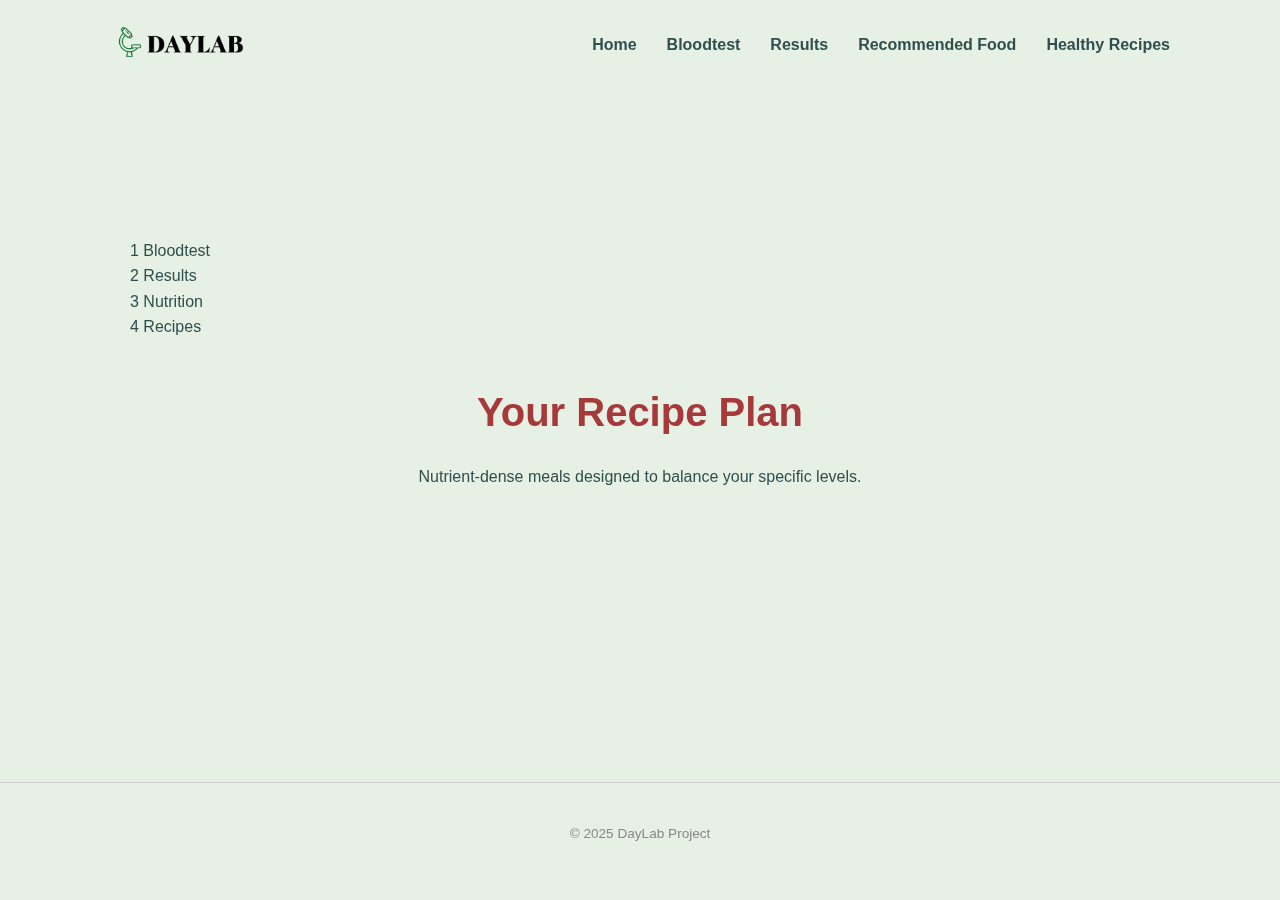
<file: recipes.html>
<!DOCTYPE html> <html lang="en">
<head>
    <meta charset="UTF-8"> <meta name="viewport" content="width=device-width, initial-scale=1.0"> <title>DayLab | Personal Health</title>
    
    <link rel="stylesheet" href="style.css">
</head>
<body>

    <header class="container"> 
        <nav>
            <a href="index.html" style="display: block; border: none; text-decoration: none;">
                <img src="logo1.png" alt="DayLab Logo" style="height: 50px; width: auto; mix-blend-mode: multiply; display: block;">
            </a>
            <ul>
                <li><a href="index.html">Home</a></li>
                <li><a href="bloodtest.html">Bloodtest</a></li>
                <li><a href="results.html">Results</a></li>
                <li><a href="nutrition.html">Recommended Food</a></li> 
                <li><a href="recipes.html">Healthy Recipes</a></li>
            </ul>
        </nav>
    </header>

<main class="container">
    <div class="progress-wrapper container">
        <div class="progress-steps">
            <div class="step">1 <span class="step-label">Bloodtest</span></div>
            <div class="step">2 <span class="step-label">Results</span></div>
            <div class="step">3 <span class="step-label">Nutrition</span></div>
            <div class="step active">4 <span class="step-label">Recipes</span></div>
            <div class="progress-line"></div>
        </div>
    </div>
    <section class="text-center" style="margin-bottom: 40px;">
        <h1 style="color: var(--accent-red);">Your Recipe Plan</h1>
        <p>Nutrient-dense meals designed to balance your specific levels.</p>
    </section>
  
    <div id="recipe-grid" class="recipe-grid">
        <div class="card recipe-card" id="recipe-vitA" style="display:none;">
            <h3>Roasted Carrot & Sweet Potato Soup</h3>
            <p>A creamy, comforting soup packed with Beta-Carotene for Vitamin A support.</p>
            <a href="https://www.bbcgoodfood.com/recipes/roasted-carrot-sweet-potato-soup" target="_blank" class="btn-outline">View Full Recipe</a>
        </div>

        <div class="card recipe-card" id="recipe-vitB1" style="display:none;">
            <h3>Sunflower Seed & Herb Crusted Pork</h3>
            <p>A protein-rich dish focusing on Thiamine (B1) for energy metabolism.</p>
            <a href="https://www.allrecipes.com/recipe/21261/sunflower-pork-chops/" target="_blank" class="btn-outline">View Full Recipe</a>
        </div>

        <div class="card recipe-card" id="recipe-vitB6" style="display:none;">
            <h3>Zesty Chickpea & Tuna Salad</h3>
            <p>Fast, fresh, and high in B6 to support your brain and heart health.</p>
            <a href="https://www.foodnetwork.com/recipes/chickpea-and-tuna-salad-recipe-1941740" target="_blank" class="btn-outline">View Full Recipe</a>
        </div>

        <div class="card recipe-card" id="recipe-vitB9" style="display:none;">
            <h3>Spinach & Feta Power Salad</h3>
            <p>Loaded with Folate (B9) to support healthy cell growth and repair.</p>
            <a href="https://www.loveandlemons.com/spinach-salad-recipe/" target="_blank" class="btn-outline">View Full Recipe</a>
        </div>

        <div class="card recipe-card" id="recipe-vitB12" style="display:none;">
            <h3>Classic Beef & Vegetable Stew</h3>
            <p>Rich in Vitamin B12, essential for nerve function and red blood cells.</p>
            <a href="https://www.simplyrecipes.com/recipes/slow_cooker_guinness_beef_stew/" target="_blank" class="btn-outline">View Full Recipe</a>
        </div>

        <div class="card recipe-card" id="recipe-vitC" style="display:none;">
            <h3>Quinoa Stuffed Bell Peppers</h3>
            <p>A vibrant meal containing massive amounts of immune-boosting Vitamin C.</p>
            <a href="https://www.delish.com/cooking/recipe-ideas/a19872947/classic-stuffed-peppers-recipe/" target="_blank" class="btn-outline">View Full Recipe</a>
        </div>

        <div class="card recipe-card" id="recipe-vitD" style="display:none;">
            <h3>Pan-Seared Salmon with Asparagus</h3>
            <p>One of the few natural food sources high in bone-strengthening Vitamin D.</p>
            <a href="https://www.bonappetit.com/recipe/pan-seared-salmon-with-lemon-and-herbs" target="_blank" class="btn-outline">View Full Recipe</a>
        </div>

        <div class="card recipe-card" id="recipe-vitE" style="display:none;">
            <h3>Almond-Crusted Spinach & Kale Bake</h3>
            <p>High in Vitamin E to protect your cells from oxidative stress.</p>
            <a href="https://www.eatingwell.com/recipe/250212/almond-crusted-spinach-pie/" target="_blank" class="btn-outline">View Full Recipe</a>
        </div>

        <div class="card recipe-card" id="recipe-vitK" style="display:none;">
            <h3>Garlic Roasted Broccoli & Kale</h3>
            <p>Simple greens that provide your body with the Vitamin K needed for clotting.</p>
            <a href="https://www.foodandwine.com/recipes/roasted-broccoli-and-kale" target="_blank" class="btn-outline">View Full Recipe</a>
        </div>

        <div class="card recipe-card" id="recipe-iron" style="display:none;">
            <h3>Lentil & Spinach Dal</h3>
            <p>A warm, iron-rich plant-based meal to help boost oxygen in your blood.</p>
            <a href="https://www.veganricha.com/lentil-spinach-dal/" target="_blank" class="btn-outline">View Full Recipe</a>
        </div>

        <div class="card recipe-card" id="recipe-magnesium" style="display:none;">
            <h3>Dark Chocolate & Walnut Energy Bites</h3>
            <p>A magnesium-rich snack designed for muscle relaxation and recovery.</p>
            <a href="https://www.gimmesomeoven.com/no-bake-energy-bites/" target="_blank" class="btn-outline">View Full Recipe</a>
        </div>

        <div class="card recipe-card" id="recipe-zinc" style="display:none;">
            <h3>Roasted Pumpkin Seed Pesto Pasta</h3>
            <p>Zinc is vital for healing; pumpkin seeds are an excellent vegetarian source.</p>
            <a href="https://www.thekitchn.com/recipe-pumpkin-seed-pesto-recipes-from-the-kitchn-178652" target="_blank" class="btn-outline">View Full Recipe</a>
        </div>

        <div class="card recipe-card" id="recipe-calcium" style="display:none;">
            <h3>Chia Seed & Berry Pudding</h3>
            <p>A calcium-dense breakfast that supports heart rhythm and bone density.</p>
            <a href="https://www.foodnetwork.com/recipes/giada-de-laurentiis/chia-seed-pudding-recipe-2107441" target="_blank" class="btn-outline">View Full Recipe</a>
        </div>

        <div class="card recipe-card" id="recipe-potassium" style="display:none;">
            <h3>Avocado & White Bean Smash</h3>
            <p>High in potassium to help regulate blood pressure and muscle function.</p>
            <a href="https://www.bonappetit.com/recipe/white-bean-and-avocado-toast" target="_blank" class="btn-outline">View Full Recipe</a>
        </div>

        <div class="card recipe-card" id="recipe-selenium" style="display:none;">
            <h3>Garlic Herb Tuna Steaks</h3>
            <p>One serving provides your daily Selenium to support thyroid health.</p>
            <a href="https://www.allrecipes.com/recipe/15003/grilled-tuna-steaks-with-garlic-and-herbs/" target="_blank" class="btn-outline">View Full Recipe</a>
        </div>

        <div class="card recipe-card" id="recipe-copper" style="display:none;">
            <h3>Mushroom & Scallop Risotto</h3>
            <p>Mushrooms and shellfish are excellent sources for energy-producing copper.</p>
            <a href="https://www.williams-sonoma.com/recipe/bay-scallop-and-mushroom-risotto.html" target="_blank" class="btn-outline">View Full Recipe</a>
        </div>

        <div class="card recipe-card" id="recipe-iodine" style="display:none;">
            <h3>Pan-Fried Cod with Seaweed Butter</h3>
            <p>Cod is naturally rich in iodine, which is essential for your metabolism.</p>
            <a href="https://www.greatbritishchefs.com/recipes/pan-fried-cod-recipe-seaweed-butter" target="_blank" class="btn-outline">View Full Recipe</a>
        </div>

        <div class="card recipe-card" id="recipe-manganese" style="display:none;">
            <h3>Hazelnuts & Overnight Oats</h3>
            <p>Oats and nuts are perfect for supporting your bone and tissue formation.</p>
            <a href="https://www.quakeroats.com/cooking-and-recipes/overnight-oats" target="_blank" class="btn-outline">View Full Recipe</a>
        </div>

        <div class="card recipe-card" id="recipe-phosphorus" style="display:none;">
            <h3>Roasted Chicken with Asparagus</h3>
            <p>Lean protein that provides the phosphorus needed for cell repair.</p>
            <a href="https://www.eatingwell.com/recipe/252377/roasted-chicken-thighs-asparagus-with-lemon-garlic-pan-sauce/" target="_blank" class="btn-outline">View Full Recipe</a>
        </div>

        <div class="card recipe-card" id="recipe-sodium" style="display:none;">
            <h3>Celery & Olive Tapenade</h3>
            <p>A natural way to balance sodium levels for fluid regulation.</p>
            <a href="https://www.epicurious.com/recipes/food/views/classic-olive-tapenade-106518" target="_blank" class="btn-outline">View Full Recipe</a>
        </div>
    </div>
</main>
        <footer class="text-center">
            <p>&copy; 2025 DayLab Project</p>
        </footer>
    
        <script src="script.js"></script>

</body>
</html>
</file>
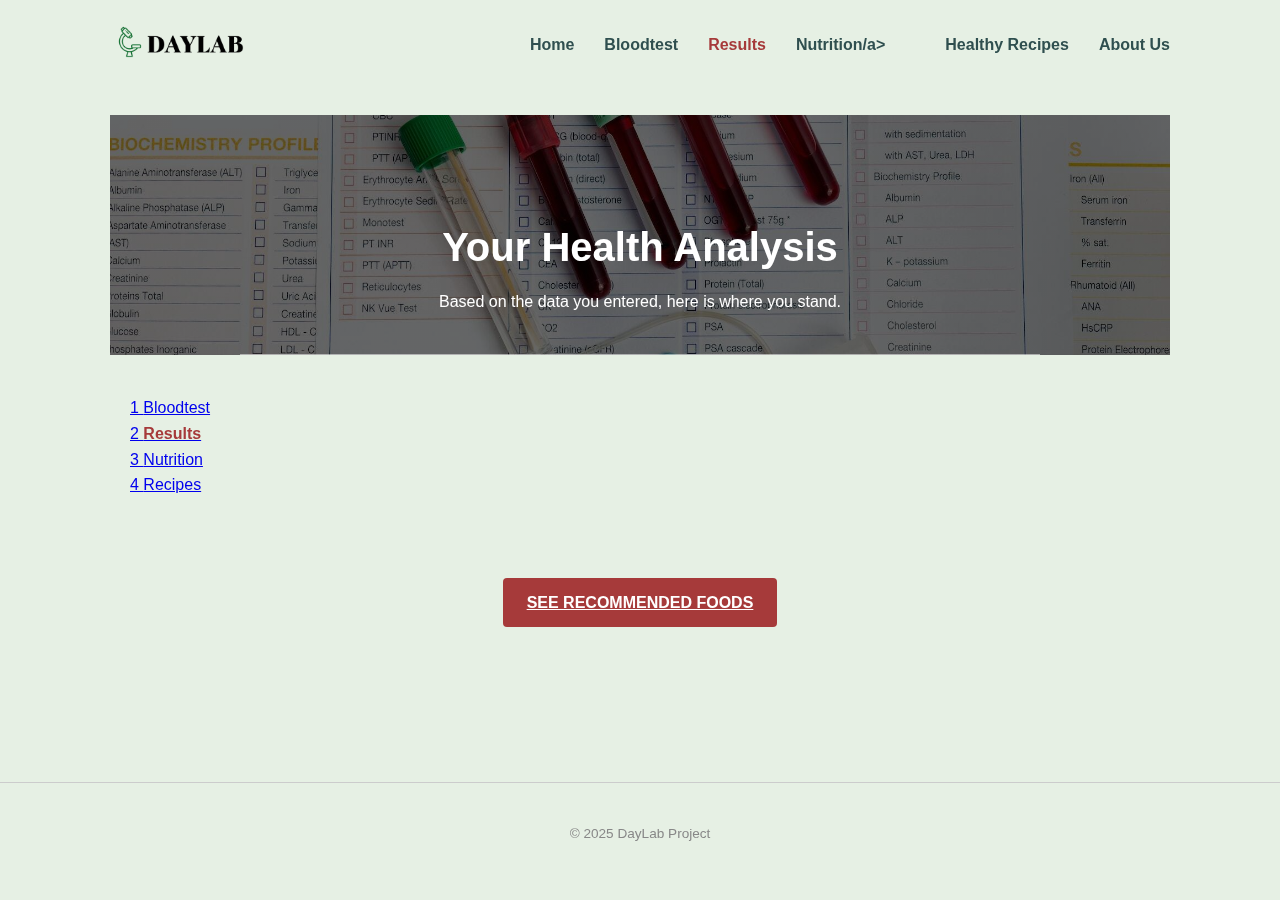
<file: results.html>
<!DOCTYPE html>
<html lang="en">
<head>
    <meta charset="UTF-8">
    <meta name="viewport" content="width=device-width, initial-scale=1.0">
    <title>DayLab | Analysis Results</title>
    <link rel="stylesheet" href="style.css">
</head>
<body>

    <header class="container">
        <nav>
            <a href="index.html" style="display: block; border: none; text-decoration: none;">
                <img src="logo1.png" alt="DayLab Logo" style="height: 50px; width: auto; mix-blend-mode: multiply; display: block;">
            </a>
            <ul>
                <li><a href="index.html">Home</a></li>
                <li><a href="bloodtest.html">Bloodtest</a></li>
                <li><a href="results.html" style="color: var(--accent-red);">Results</a></li>
                <li><a href="nutrition.html">Nutrition/a></li>
                <li><a href="recipes.html">Healthy Recipes</a></li>
                <li><a href="about.html">About Us</a></li>
            </ul>
        </nav>
    </header>

    <main class="container">
        <section class="text-center" style="padding-top: 100px; padding-bottom: 0; background: linear-gradient(rgba(0, 0, 0, 0.6), rgba(0, 0, 0, 0.6)), url('pics/results.jpg'); background-size: cover; background-position: center; background-repeat: no-repeat; margin-bottom: 40px;">
            <h1 style="color: white; margin-bottom: 10px; font-size: 2.5rem;">Your Health Analysis</h1>
            <p style="color: white; margin-bottom: 30px;">Based on the data you entered, here is where you stand.</p>
            <div class="hero-line" style="background-color: white; opacity: 0.5; margin-bottom: 0; margin-left: auto; margin-right: auto;"></div>
        </section>

        <div class="progress-wrapper container" style="margin-bottom: 40px;">
            <div class="progress-steps">
                <a href="bloodtest.html" class="step-link">
                    <div class="step">1 <span class="step-label">Bloodtest</span></div>
                </a>
                <a href="results.html" class="step-link">
                    <div class="step active">2 <span class="step-label" style="color: var(--accent-red); font-weight: bold;">Results</span></div>
                </a>
                <a href="nutrition.html" class="step-link">
                    <div class="step">3 <span class="step-label">Nutrition</span></div>
                </a>
                <a href="recipes.html" class="step-link">
                    <div class="step">4 <span class="step-label">Recipes</span></div>
                </a>
                <div class="progress-line"></div>
            </div>
        </div>

        <div id="results-dashboard" class="dashboard-grid">
             <p style="color: #666; font-style: italic; text-align: center; padding: 20px; width: 100%;">
                No data found. Please go to <a href="bloodtest.html" style="color: var(--accent-red);">Bloodtest</a> and enter your values first.
            </p>
        </div>

        <div class="text-center" style="margin-top: 40px; padding-bottom: 100px;">
            <a href="nutrition.html" class="btn-main">See Recommended Foods</a>
        </div>
    </main>

    <footer class="text-center">
        <p>&copy; 2025 DayLab Project</p>
    </footer>

    <script src="script.js"></script>
</body>
</html>
</file>
<file: style.css>
/* =========================================
   1. VARIABLES (The Control Panel) 
   ========================================= */
:root {
    --primary-green: #E6F0E4;
    --accent-red: #A63A3A;
    --dark-text: #2F4F4F;
    --white: #FFFFFF;
    --gray-border: #ccc;
    --main-font: -apple-system, BlinkMacSystemFont, "Segoe UI", Roboto, Helvetica, Arial, sans-serif;
}

/* =========================================
   2. RESET & BASE (Sticky Footer Engine)
   ========================================= */
* {
    margin: 0;
    padding: 0;
    box-sizing: border-box; 
}

body {
    background-color: var(--primary-green);
    color: var(--dark-text);
    font-family: var(--main-font);
    line-height: 1.6;
    display: flex;
    flex-direction: column;
    min-height: 100vh; /* Forces footer to bottom of screen */
}

/* =========================================
   3. LAYOUT (Desktop Centering)
   ========================================= */
.container { 
    max-width: 1100px; 
    width: 100%;
    margin: 0 auto; 
    padding: 0 20px; 
    flex: 1; 
}

section { padding: 40px 0; }
.text-center { text-align: center; }

/* =========================================
   4. NAVIGATION (Desktop Row)
   ========================================= */
nav { 
    display: flex; 
    justify-content: space-between; 
    align-items: center;
    padding: 20px 0; 
}

nav ul {
    display: flex;
    list-style: none;
    gap: 30px; /* Space between links */
}

nav ul li a {
    text-decoration: none;
    color: var(--dark-text);
    font-weight: 600;
    transition: color 0.3s;
}

nav ul li a:hover { color: var(--accent-red); }

/* =========================================
   5. TEXT / TYPOGRAPHY 
   ========================================= */
h1 { font-size: 2.5rem; color: var(--dark-text); margin-bottom: 20px; }
h2 { font-size: 2rem; margin-bottom: 20px; }
p { margin-bottom: 15px; }

/* =========================================
   6. BUTTONS 
   ========================================= */
.btn-main { 
    background: var(--accent-red); 
    color: var(--white); 
    border: none; 
    padding: 12px 24px; 
    border-radius: 4px; 
    font-weight: bold;
    text-transform: uppercase;
    cursor: pointer; 
    transition: transform 0.2s, background 0.2s;
    display: block; width: fit-content; margin: 30px auto;    
}

.btn-main:hover { background: #8a2e2e; transform: translateY(-2px); }

.btn-outline {
    display: inline-block;
    margin-top: 10px;
    padding: 5px 15px;
    border: 1px solid var(--accent-red);
    color: var(--accent-red);
    text-decoration: none;
    border-radius: 4px;
    font-size: 0.8rem;
    font-weight: bold;
}

/* =========================================
   7. CARDS & GRID (Recipe Page)
   ========================================= */
.recipe-grid {
    display: grid;
    grid-template-columns: repeat(auto-fit, minmax(300px, 1fr)); 
    gap: 25px;
    margin-top: 10px;
    padding-bottom: 50px;
}

/* Card Styling - Fixed Width for Uniformity */
.card { 
    background: var(--white); 
    border-radius: 8px; 
    padding: 20px; 
    box-shadow: 0 4px 6px rgba(0,0,0,0.05); 
    width: 320px;       
    min-height: 250px;  
    margin: 10px auto; 
}

/* Status Borders */
.card.status-low { border-left: 10px solid var(--accent-red); border-top: none; }
.card.status-optimal { border-left: 10px solid #5CB85C; border-top: none; }
.card.status-high { border-left: 10px solid #F0AD4E; border-top: none; }

/* =========================================
   8. DASHBOARD LAYOUTS (Results & Nutrition)
   ========================================= */
#results-dashboard, #nutrition-container {
    display: flex;         
    flex-wrap: wrap;       
    gap: 20px;             
    justify-content: center; /* Centers items in the middle of screen */
    margin-top: 20px;
    width: 100%;
}

/* =========================================
   9. MEDICAL FORM
   ========================================= */
.medical-form {
    padding: 0; overflow: hidden;
    border: 1px solid var(--gray-border);
    max-width: 600px; margin: 0 auto; /* Centers the form */
}
.card-header { background-color: var(--dark-text); color: var(--white); padding: 15px 25px; }
.form-group { padding: 0 25px 20px 25px; display: flex; flex-direction: column; gap: 8px; }
.input-wrapper { position: relative; display: flex; align-items: center; }
.input-wrapper input { width: 100%; padding: 14px 15px; border: 2px solid #e0e0e0; border-radius: 6px; }
.form-footer { padding: 15px 25px; background-color: #f8fcf8; border-top: 1px solid #eee; text-align: center; }

/* =========================================
   10. TIMELINE (How It Works)
   ========================================= */
.timeline { position: relative; max-width: 1000px; margin: 40px auto; padding: 20px 0; }
.timeline::after { content: ''; position: absolute; width: 4px; background-color: var(--accent-red); top: 0; bottom: 0; left: 50%; margin-left: -2px; }
.timeline-item { padding: 10px 40px; position: relative; width: 50%; }
.timeline-dot { position: absolute; width: 20px; height: 20px; background-color: var(--white); border: 4px solid var(--accent-red); top: 40px; border-radius: 50%; z-index: 1; }
.timeline-item.left { left: 0; text-align: right; } .timeline-item.left .timeline-dot { right: -10px; }
.timeline-item.right { left: 50%; text-align: left; } .timeline-item.right .timeline-dot { left: -10px; }
.phase-label { display: block; color: var(--accent-red); font-weight: bold; font-size: 0.8rem; text-transform: uppercase; margin-bottom: 5px; }

/* =========================================
   11. NEW INDEX PAGE STYLES (Science/FAQ)
   ========================================= */
.hero-line { width: 100%; max-width: 800px; height: 1px; background-color: var(--dark-text); margin: 40px auto; opacity: 0.2; }

/* Science Section - Desktop Flexbox (Side by Side) */
.science-section { background-color: var(--white); padding: 60px 0; margin-top: 40px; border-radius: 12px; }
.science-grid { display: flex; align-items: center; gap: 50px; margin-top: 40px; }
.science-text, .science-img-container { flex: 1; }
.science-img-container img { width: 100%; border-radius: 12px; box-shadow: 0 10px 20px rgba(0,0,0,0.05); }
.science-list { list-style: none; margin-top: 30px; }
.science-list li { margin-bottom: 25px; display: flex; gap: 15px; }
.science-number { font-size: 2rem; font-weight: bold; color: var(--dark-text); opacity: 0.8; line-height: 1; }

/* FAQ Dropdowns */
details { background-color: var(--white); margin-bottom: 15px; border-bottom: 1px solid var(--gray-border); padding: 15px 0; cursor: pointer; }
summary { font-weight: bold; color: var(--dark-text); list-style: none; display: flex; justify-content: space-between; align-items: center; }
summary::after { content: 'v'; color: #5CB85C; font-weight: bold; transform: scaleX(1.5) scaleY(0.8); }
details[open] summary::after { transform: rotate(180deg) scaleX(1.5) scaleY(0.8); }
details p { margin-top: 10px; color: #666; }

/* =========================================
   12. FOOTER
   ========================================= */
footer { text-align: center; padding: 40px 0; border-top: 1px solid var(--gray-border); margin-top: auto; color: #888; font-size: 0.85rem; }

/* =========================================
   13. MOBILE RESPONSIVE ENGINE
   (Kept here safely so phone view works later, but ignored by desktop)
   ========================================= */
@media screen and (max-width: 768px) {
    .container { width: 100% !important; padding: 0 20px !important; }
    nav { flex-direction: column; gap: 15px; }
    nav ul { flex-direction: column; gap: 10px; text-align: center; width: 100%; padding: 0; }
    .card { width: 100% !important; max-width: 400px; margin: 10px 0 !important; }
    #results-dashboard, #nutrition-container { flex-direction: column; align-items: center; }
    .science-grid { flex-direction: column; }
    .science-img-container { order: -1; }
    .timeline::after { left: 31px; }
    .timeline-item { width: 100%; padding-left: 70px; padding-right: 25px; text-align: left; }
    .timeline-item.right { left: 0%; }
    .timeline-dot { left: 21px; right: auto; }
}
</file>
